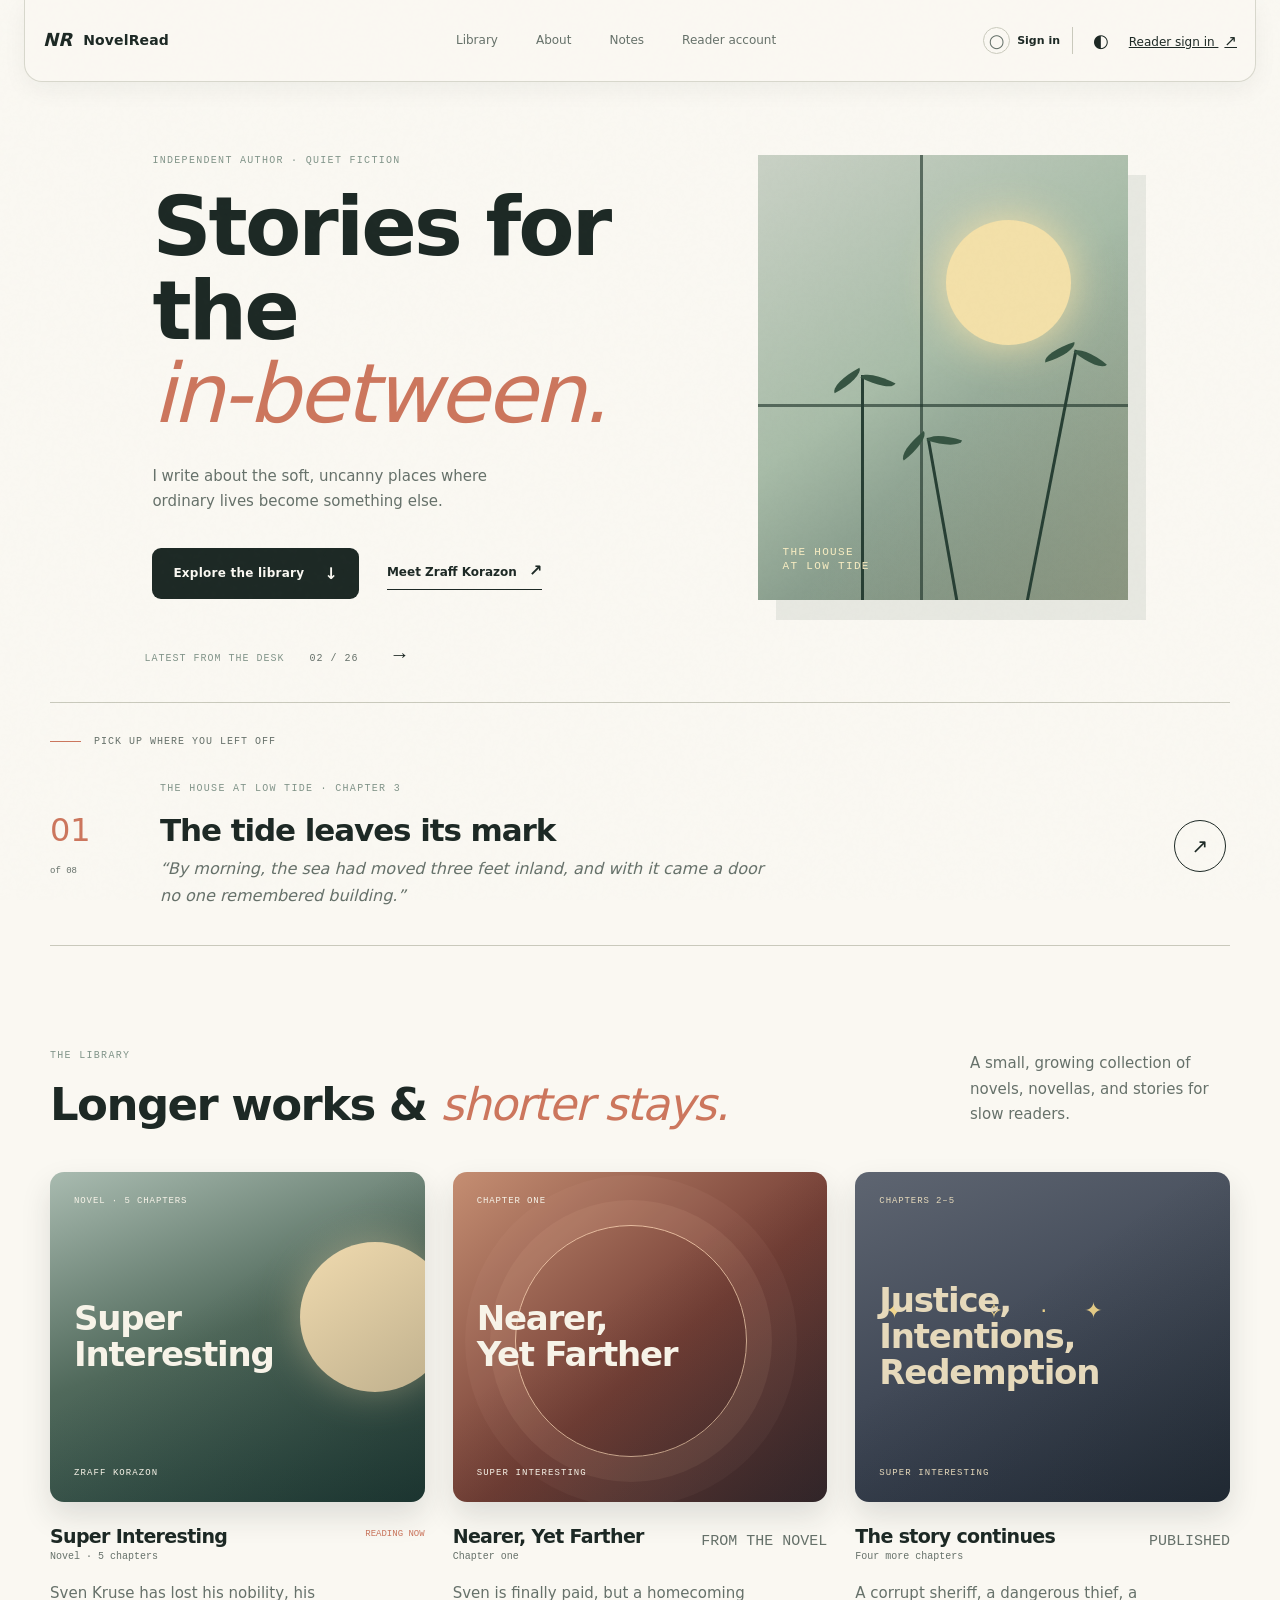
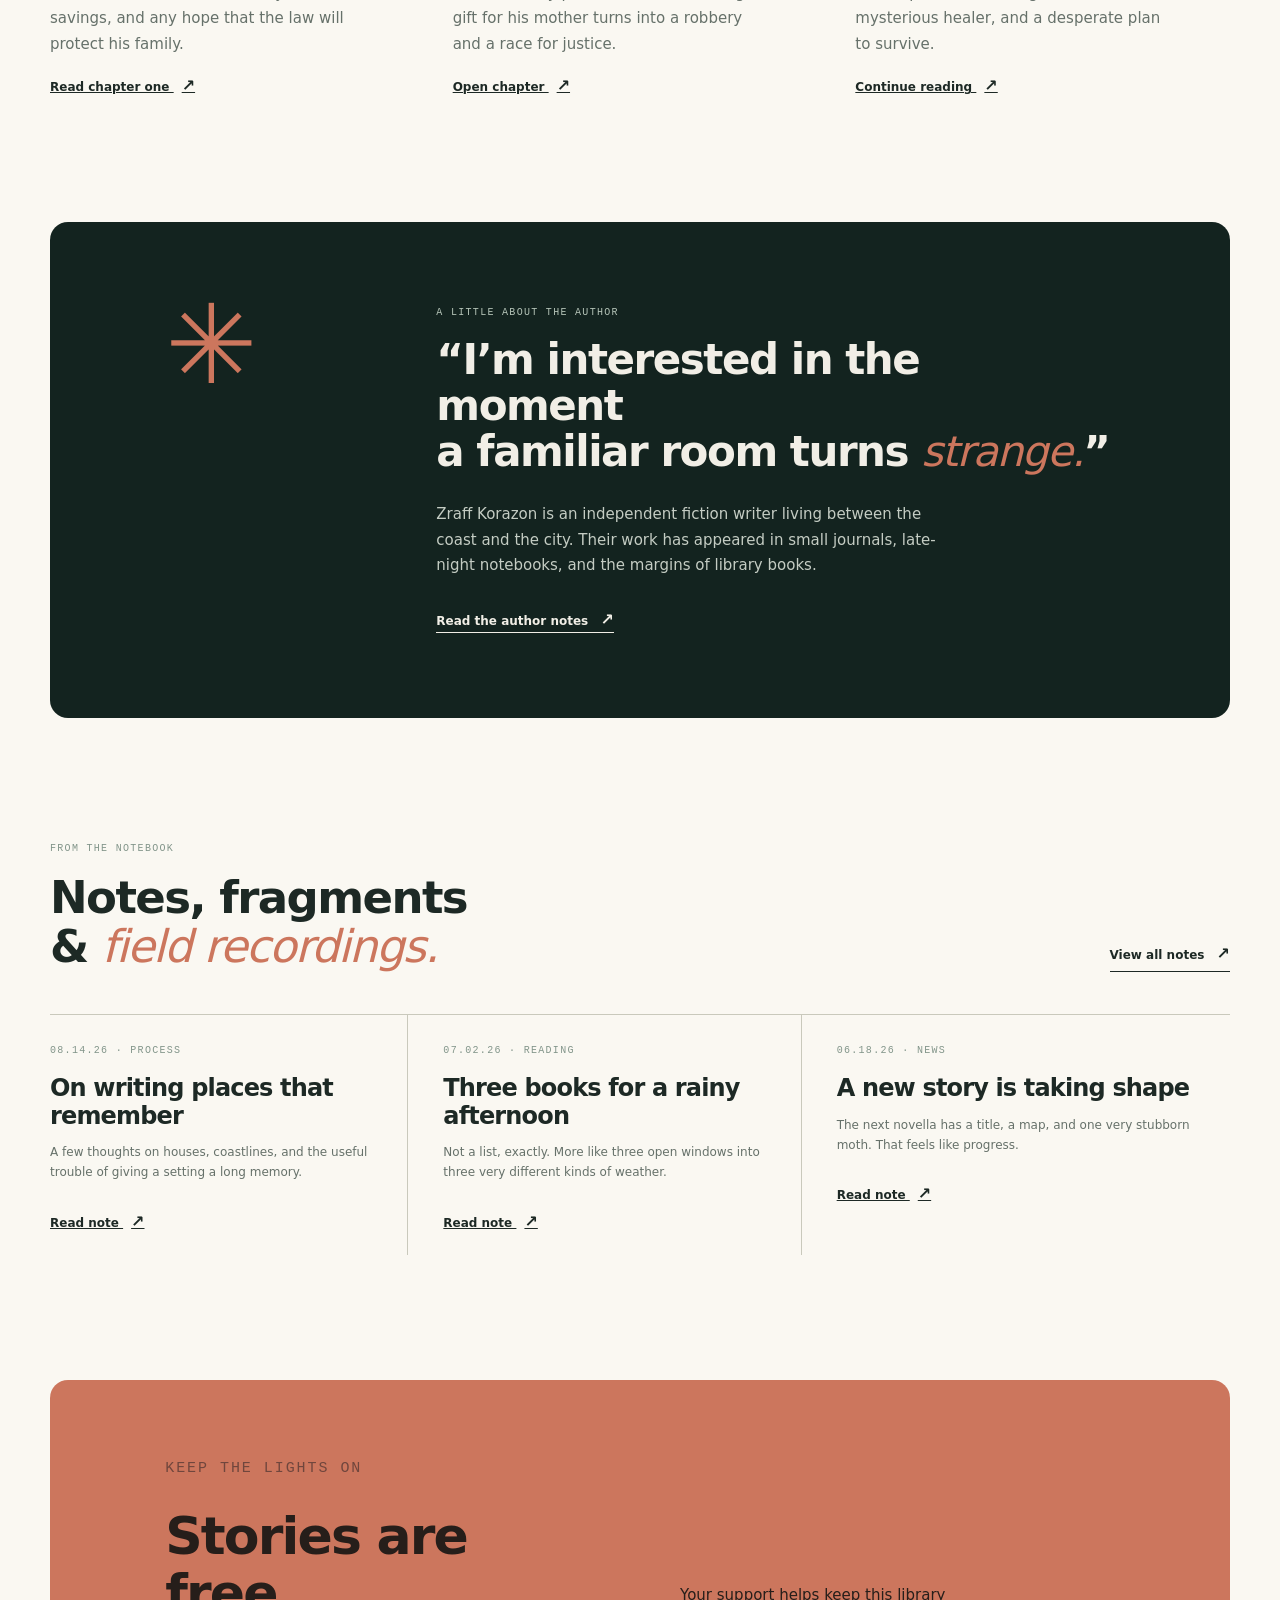
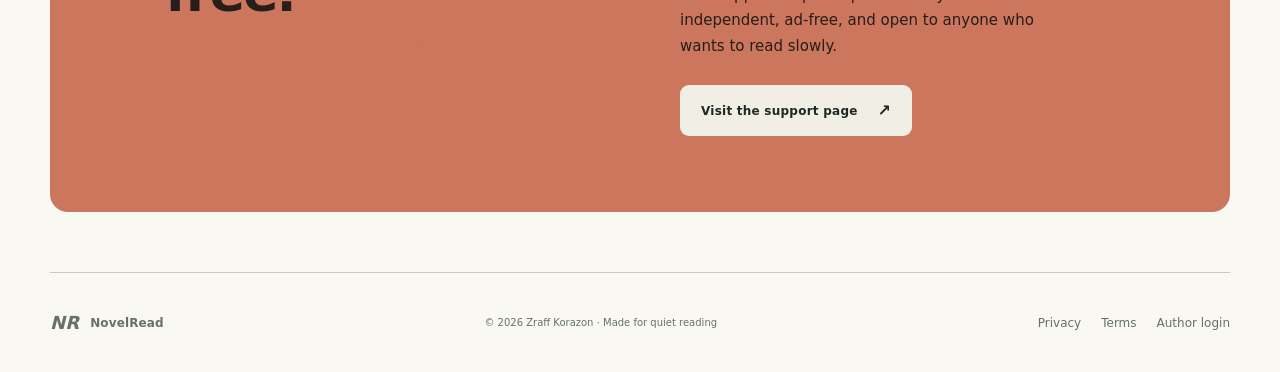
<file: index.html>
<!doctype html>
<html lang="en">
  <head>
    <meta charset="UTF-8" />
    <meta name="viewport" content="width=device-width, initial-scale=1.0" />
    <meta name="description" content="The fiction and stories of Zraff Korazon." />
    <title>NovelRead — Zraff Korazon</title>
    <link rel="preconnect" href="https://fonts.googleapis.com" />
    <link rel="preconnect" href="https://fonts.gstatic.com" crossorigin />
    <link href="https://fonts.googleapis.com/css2?family=DM+Mono:wght@400;500&family=Playfair+Display:ital,wght@0,500;0,600;1,500;1,600&family=Plus+Jakarta+Sans:wght@400;500;600;700&display=swap" rel="stylesheet" />
    <link rel="stylesheet" href="styles.css" />
  </head>
  <body>
    <div class="grain" aria-hidden="true"></div>
    <header class="site-header">
      <a class="wordmark" href="#top" aria-label="NovelRead home"><span>NR</span> NovelRead</a>
      <nav class="nav-links" aria-label="Primary navigation">
        <a href="browse.html">Library</a>
        <a href="#about">About</a>
        <a href="#notes">Notes</a>
        <a href="account.html">Reader account</a>
      </nav>
      <div class="header-actions">
        <button class="icon-button" id="themeToggle" aria-label="Toggle color theme" title="Toggle color theme">◐</button>
        <a class="text-button" href="account.html">Reader sign in <span>↗</span></a>
      </div>
    </header>

    <main id="top">
      <section class="hero section-wrap">
        <div class="hero-copy">
          <p class="eyebrow">Independent author · quiet fiction</p>
          <h1>Stories for the<br /><em>in-between.</em></h1>
          <p class="hero-intro">I write about the soft, uncanny places where ordinary lives become something else.</p>
          <div class="hero-actions">
            <a class="button button-dark" href="browse.html">Explore the library <span>↓</span></a>
            <a class="under-link" href="#about">Meet Mara <span>↗</span></a>
          </div>
        </div>
        <div class="hero-art" aria-label="Abstract cover art showing a moonlit window and wildflowers" role="img">
          <div class="moon"></div><div class="window-line one"></div><div class="window-line two"></div>
          <div class="plant plant-a"></div><div class="plant plant-b"></div><div class="plant plant-c"></div>
          <span class="art-caption">THE HOUSE<br />AT LOW TIDE</span>
        </div>
        <div class="hero-note">Latest from the desk <span>02 / 26</span><strong>→</strong></div>
      </section>

      <section class="continue section-wrap" aria-label="Continue reading">
        <div class="section-kicker"><span class="rule"></span><span>Pick up where you left off</span></div>
        <div class="continue-card">
          <div class="continue-index">01<br /><span>of 08</span></div>
          <div class="continue-main"><p class="mono-label">THE HOUSE AT LOW TIDE · CHAPTER 3</p><h2>The tide leaves its mark</h2><p>“By morning, the sea had moved three feet inland, and with it came a door no one remembered building.”</p></div>
          <a class="circle-arrow" href="read.html?book=super-interesting" aria-label="Continue reading">↗</a>
        </div>
      </section>

      <section class="library section-wrap" id="library">
        <div class="section-heading"><div><p class="eyebrow">The library</p><h2>Longer works &amp; <em>shorter stays.</em></h2></div><p class="heading-note">A small, growing collection of novels, novellas, and stories for slow readers.</p></div>
        <div class="book-grid">
          <article class="book-card featured-book"><div class="book-cover cover-tide"><span>Novel · 5 chapters</span><strong>Super<br />Interesting</strong><small>ZRAFF KORAZON</small></div><div class="book-meta"><div><h3>Super Interesting</h3><p>Novel · 5 chapters</p></div><span class="status">Reading now</span></div><p class="book-summary">Sven Kruse has lost his nobility, his savings, and any hope that the law will protect his family.</p><a class="read-link" href="read.html?book=super-interesting">Read chapter one <span>↗</span></a></article>
          <article class="book-card"><div class="book-cover cover-orchard"><span>Chapter one</span><strong>Nearer,<br />Yet Farther</strong><small>SUPER INTERESTING</small></div><div class="book-meta"><div><h3>Nearer, Yet Farther</h3><p>Chapter one</p></div><span class="status muted">From the novel</span></div><p class="book-summary">Sven is finally paid, but a homecoming gift for his mother turns into a robbery and a race for justice.</p><a class="read-link" href="read.html?book=super-interesting&chapter=1">Open chapter <span>↗</span></a></article>
          <article class="book-card"><div class="book-cover cover-moths"><span>Chapters 2–5</span><strong>Justice,<br />Intentions,<br />Redemption</strong><small>SUPER INTERESTING</small></div><div class="book-meta"><div><h3>The story continues</h3><p>Four more chapters</p></div><span class="status muted">Published</span></div><p class="book-summary">A corrupt sheriff, a dangerous thief, a mysterious healer, and a desperate plan to survive.</p><a class="read-link" href="read.html?book=super-interesting&chapter=2">Continue reading <span>↗</span></a></article>
        </div>
      </section>

      <section class="about section-wrap" id="about"><div class="about-mark">✳</div><div><p class="eyebrow">A little about the author</p><h2>“I’m interested in the moment<br />a familiar room turns <em>strange.</em>”</h2><p class="about-text">Zraff Korazon is an independent fiction writer living between the coast and the city. Their work has appeared in small journals, late-night notebooks, and the margins of library books.</p><a class="under-link" href="#notes">Read the author notes <span>↗</span></a></div></section>

      <section class="notes section-wrap" id="notes"><div class="section-heading"><div><p class="eyebrow">From the notebook</p><h2>Notes, fragments<br />&amp; <em>field recordings.</em></h2></div><a class="under-link" href="#notes">View all notes <span>↗</span></a></div><div class="note-grid"><article><p class="mono-label">08.14.26 · PROCESS</p><h3>On writing places that remember</h3><p>A few thoughts on houses, coastlines, and the useful trouble of giving a setting a long memory.</p><a href="#" class="read-link">Read note <span>↗</span></a></article><article><p class="mono-label">07.02.26 · READING</p><h3>Three books for a rainy afternoon</h3><p>Not a list, exactly. More like three open windows into three very different kinds of weather.</p><a href="#" class="read-link">Read note <span>↗</span></a></article><article><p class="mono-label">06.18.26 · NEWS</p><h3>A new story is taking shape</h3><p>The next novella has a title, a map, and one very stubborn moth. That feels like progress.</p><a href="#" class="read-link">Read note <span>↗</span></a></article></div></section>

      <section class="support section-wrap" id="support"><div><p class="eyebrow">Keep the lights on</p><h2>Stories are free.<br /><em>Making them isn’t.</em></h2></div><div><p>Your support helps keep this library independent, ad-free, and open to anyone who wants to read slowly.</p><a class="button button-light" href="#" id="supportButton">Visit the support page <span>↗</span></a></div></section>
    </main>

    <footer class="site-footer section-wrap"><a class="wordmark" href="#top"><span>NR</span> NovelRead</a><p>© 2026 Zraff Korazon · Made for quiet reading</p><div><a href="privacy.html">Privacy</a><a href="terms.html">Terms</a><a href="author.html">Author login</a></div></footer>

    <dialog id="readerDialog" class="reader-dialog"><div class="reader-top"><button class="close-dialog" id="closeReader" aria-label="Close reader">×</button><span class="mono-label">THE HOUSE AT LOW TIDE · CHAPTER 1</span><div class="reader-tools"><button id="fontDown" aria-label="Decrease text size">A−</button><button id="fontUp" aria-label="Increase text size">A+</button><button id="readerTheme" aria-label="Toggle reader theme">◐</button></div></div><div class="reader-content"><p class="eyebrow">Chapter one</p><h2>Salt in the walls</h2><p class="dropcap">The first thing I noticed when I came home was the salt.</p><p>It had gathered in the corners of the windows, in the seams of the kitchen tiles, along the brass handle of the front door. It made a pale map of the house, a record of all the years I had spent away.</p><p>Outside, the tide was low enough to show the black ribs of the reef. I stood at the window and tried to remember whether the garden had always leaned toward the water.</p><div class="reader-next"><span>1 / 8</span><button class="button button-dark" id="nextChapter">Next chapter <span>→</span></button></div></div></dialog>
    <dialog id="loginDialog" class="small-dialog"><button class="close-dialog" id="closeLogin" aria-label="Close sign in">×</button><p class="eyebrow">Reader access</p><h2>Keep your place.</h2><p>Sign in with a pseudonym to save progress and leave chapter comments. No public profile, no noise.</p><button class="button button-dark full-button">Continue with Google <span>↗</span></button><button class="button button-outline full-button">Claim a pseudonym</button><p class="fine-print">You can always read anonymously.</p></dialog>
    <div class="toast" id="toast" role="status">This is a preview of the reader experience.</div>
    <script src="data.js"></script>
    <script src="site.js"></script>
    <script src="app.js"></script>
  </body>
</html>
</file>
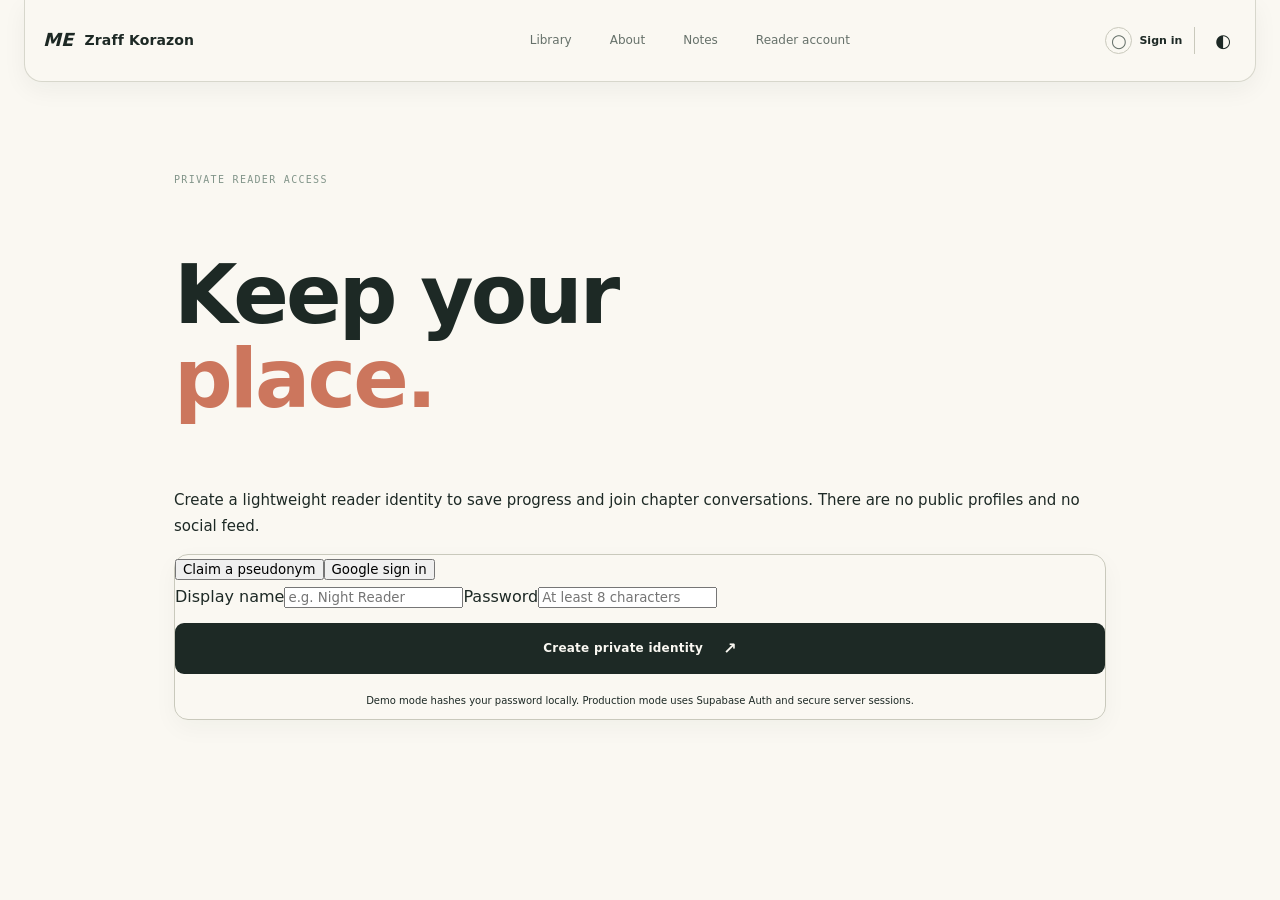
<file: account.html>
<!doctype html><html lang="en"><head><meta charset="UTF-8"><meta name="viewport" content="width=device-width,initial-scale=1"><title>Reader account — Mara Ellery</title><link rel="stylesheet" href="styles.css"><link rel="stylesheet" href="pages.css"></head><body><header class="site-header"><a class="wordmark" href="index.html"><span>ME</span> Mara Ellery</a><nav class="nav-links"><a href="browse.html">Library</a><a href="index.html#about">About</a><a href="index.html#notes">Notes</a><a href="account.html">Reader account</a></nav><div class="header-actions"><button class="icon-button" data-theme>◐</button></div></header><main class="account-wrap"><section id="loggedOut"><p class="eyebrow">Private reader access</p><h1>Keep your<br><em>place.</em></h1><p class="account-lede">Create a lightweight reader identity to save progress and join chapter conversations. There are no public profiles and no social feed.</p><div class="account-card"><div class="auth-tabs"><button class="selected" data-tab="pseudonym">Claim a pseudonym</button><button data-tab="google">Google sign in</button></div><form id="pseudonymForm"><label>Display name<input id="name" required maxlength="32" placeholder="e.g. Night Reader"></label><label>Password<input id="password" required minlength="8" type="password" placeholder="At least 8 characters"></label><button class="button button-dark full-button" type="submit">Create private identity <span>↗</span></button><p class="fine-print">Demo mode hashes your password locally. Production mode uses Supabase Auth and secure server sessions.</p></form><div id="googlePanel" hidden><p>When configured, this starts the standard Supabase Google OAuth flow and returns to this page.</p><button class="button button-dark full-button" id="googleButton">Continue with Google <span>↗</span></button><p class="fine-print">You choose the display name shown on comments.</p></div></div></section><section id="loggedIn" hidden><p class="eyebrow">Reader account</p><h1>Welcome, <em data-identity-name></em>.</h1><p class="account-lede">Your reading progress is stored on this device in demo mode. With Supabase connected, it will follow you across devices.</p><div class="account-card"><h2>Your progress</h2><div id="progressList"></div><button class="button button-outline" data-signout>Sign out</button></div></section></main><script src="data.js"></script><script src="site.js"></script><script type="module">
const state=NovelRead.readState(),out=document.querySelector('#loggedOut'),inn=document.querySelector('#loggedIn'); if(state.identity){out.hidden=true;inn.hidden=false;document.querySelector('[data-identity-name]').textContent=state.identity.name;document.querySelector('#progressList').innerHTML=NOVELREAD.books.map(b=>`<div class="progress-row"><span>${b.title}</span><strong>Chapter ${NovelRead.getProgress(b.id)} / ${b.chapters}</strong><a href="read.html?book=${b.id}">Read ↗</a></div>`).join('');} document.querySelectorAll('[data-tab]').forEach(tab=>tab.onclick=()=>{document.querySelectorAll('[data-tab]').forEach(t=>t.classList.remove('selected'));tab.classList.add('selected');document.querySelector('#pseudonymForm').hidden=tab.dataset.tab!=='pseudonym';document.querySelector('#googlePanel').hidden=tab.dataset.tab!=='google';}); document.querySelector('#pseudonymForm').onsubmit=async e=>{e.preventDefault();const name=document.querySelector('#name').value.trim(),password=document.querySelector('#password').value;NovelRead.setIdentity({name,passwordHash:await NovelRead.hash(password),provider:'pseudonym'});location.reload();}; document.querySelector('#googleButton').onclick=async()=>{try{const config=await import('./supabase-config.js');const {createClient}=await import('https://esm.sh/@supabase/supabase-js@2');const supabase=createClient(config.default?.url||window.SUPABASE_CONFIG.url,config.default?.anonKey||window.SUPABASE_CONFIG.anonKey);await supabase.auth.signInWithOAuth({provider:'google',options:{redirectTo:location.href}});}catch(error){NovelRead.toast('Add supabase-config.js and enable Google in Supabase Auth first.');}};
</script></body></html>
</file>
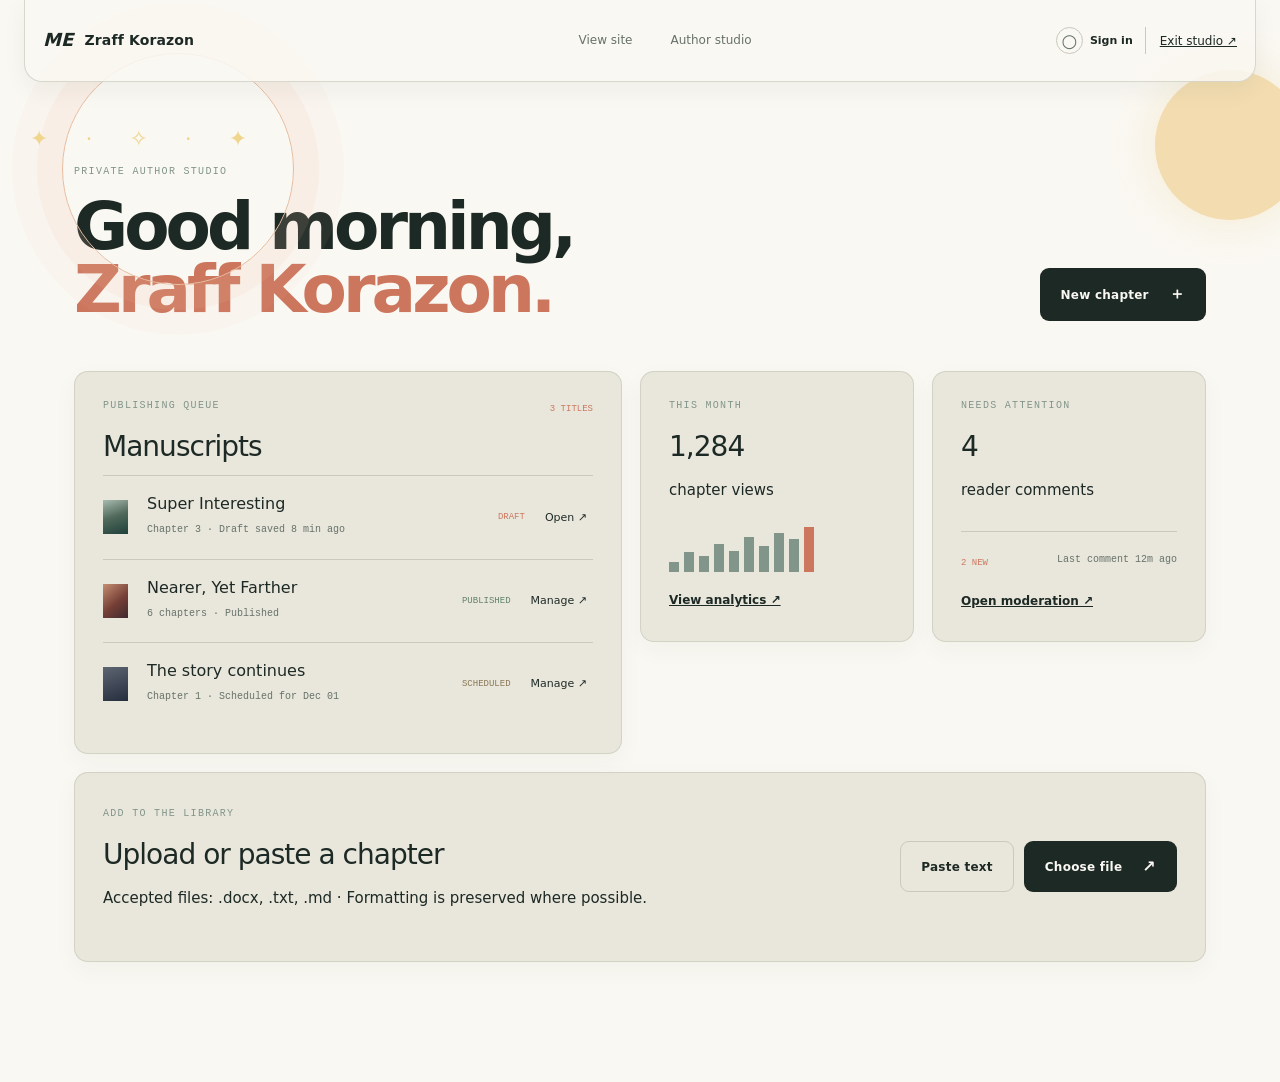
<file: admin.html>
<!doctype html><html lang="en"><head><meta charset="UTF-8"><meta name="viewport" content="width=device-width,initial-scale=1"><title>Author studio — Mara Ellery</title><link rel="stylesheet" href="styles.css"><link rel="stylesheet" href="pages.css"></head><body><header class="site-header"><a class="wordmark" href="index.html"><span>ME</span> Mara Ellery</a><nav class="nav-links"><a href="browse.html">View site</a><a class="active" href="admin.html">Author studio</a></nav><div class="header-actions"><a class="text-button" href="index.html">Exit studio ↗</a></div></header><main class="studio-wrap"><div class="studio-head"><div><p class="eyebrow">Private author studio</p><h1>Good morning,<br><em>Mara.</em></h1></div><button class="button button-dark" id="newChapter">New chapter <span>＋</span></button></div><div class="studio-grid"><section class="studio-card wide"><div class="card-heading"><div><p class="mono-label">Publishing queue</p><h2>Manuscripts</h2></div><span class="status">3 titles</span></div><div class="manuscript-row"><span class="book-dot cover-tide"></span><div><strong>The House at Low Tide</strong><small>Chapter 3 · Draft saved 8 min ago</small></div><span class="draft-pill">Draft</span><button>Open ↗</button></div><div class="manuscript-row"><span class="book-dot cover-orchard"></span><div><strong>Small Weather</strong><small>6 chapters · Published</small></div><span class="published-pill">Published</span><button>Manage ↗</button></div><div class="manuscript-row"><span class="book-dot cover-moths"></span><div><strong>What the Moths Know</strong><small>Chapter 1 · Scheduled for Dec 01</small></div><span class="scheduled-pill">Scheduled</span><button>Manage ↗</button></div></section><section class="studio-card"><p class="mono-label">This month</p><h2>1,284</h2><p class="muted">chapter views</p><div class="sparkline"><i></i><i></i><i></i><i></i><i></i><i></i><i></i><i></i><i></i><i></i></div><a class="read-link" href="#">View analytics ↗</a></section><section class="studio-card"><p class="mono-label">Needs attention</p><h2>4</h2><p class="muted">reader comments</p><div class="moderation-line"><span class="status">2 new</span><span>Last comment 12m ago</span></div><a class="read-link" href="#">Open moderation ↗</a></section></div><section class="studio-card upload-card"><div><p class="mono-label">Add to the library</p><h2>Upload or paste a chapter</h2><p class="muted">Accepted files: .docx, .txt, .md · Formatting is preserved where possible.</p></div><div class="upload-actions"><button class="button button-outline" id="pasteChapter">Paste text</button><button class="button button-dark" id="uploadChapter">Choose file <span>↗</span></button></div></section></main><div class="toast" id="toast"></div><script src="site.js"></script><script>document.querySelectorAll('#newChapter,#pasteChapter,#uploadChapter').forEach(b=>b.onclick=()=>NovelRead.toast('Author actions are ready to connect to Supabase Storage and Postgres.'));</script></body></html>
</file>
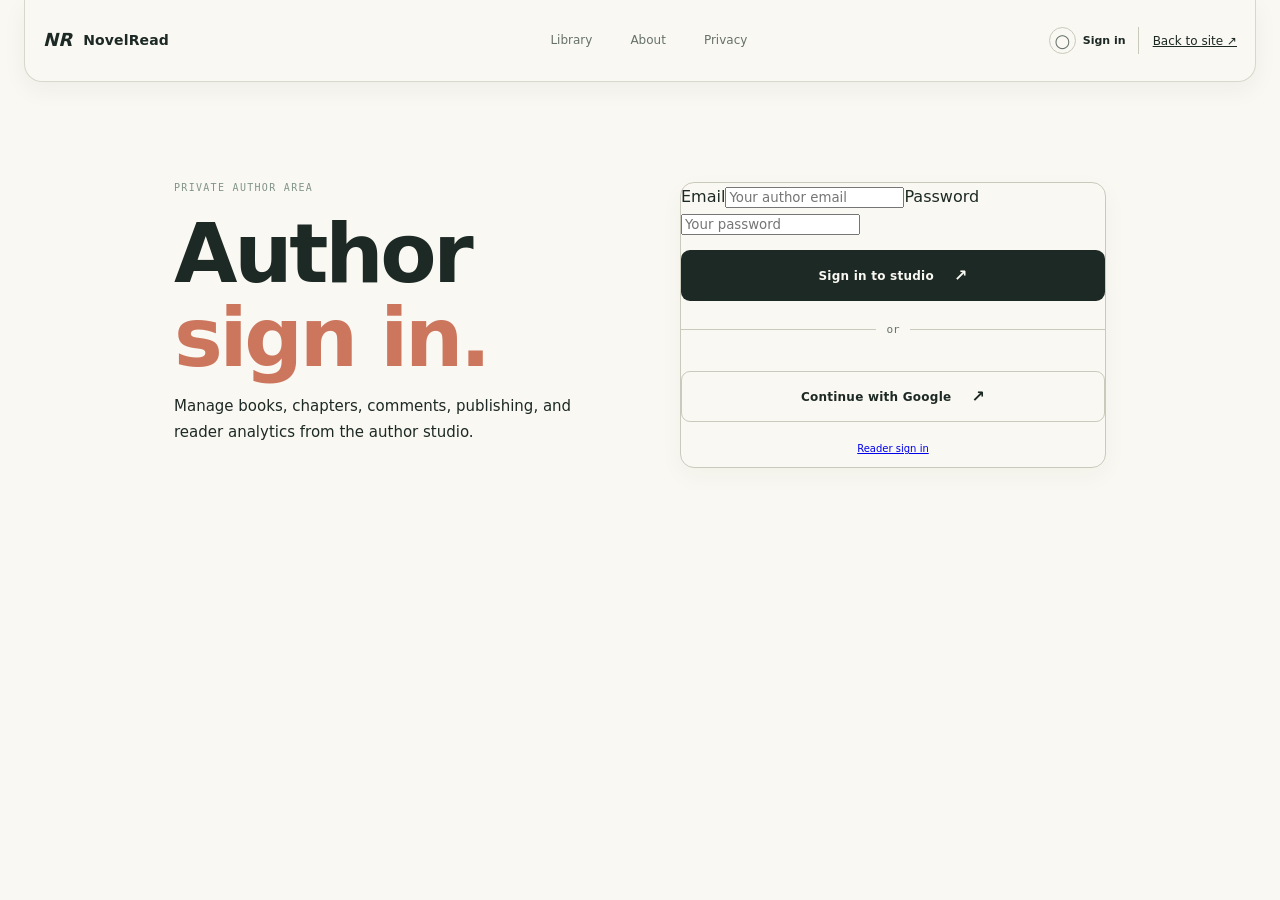
<file: author.html>
<!doctype html><html lang="en"><head><meta charset="UTF-8"><meta name="viewport" content="width=device-width,initial-scale=1"><title>Author sign in — NovelRead</title><link rel="stylesheet" href="styles.css"><link rel="stylesheet" href="pages.css"></head><body><header class="site-header"><a class="wordmark" href="index.html"><span>NR</span> NovelRead</a><nav class="nav-links"><a href="browse.html">Library</a><a href="index.html#about">About</a><a href="privacy.html">Privacy</a></nav><div class="header-actions"><a class="text-button" href="index.html">Back to site ↗</a></div></header><main class="auth-wrap"><section><p class="eyebrow">Private author area</p><h1>Author<br><em>sign in.</em></h1><p class="account-lede">Manage books, chapters, comments, publishing, and reader analytics from the author studio.</p></section><section class="account-card auth-card"><form id="authorLogin"><label>Email<input id="authorEmail" type="email" autocomplete="username" required placeholder="Your author email"></label><label>Password<input id="authorPassword" type="password" autocomplete="current-password" required placeholder="Your password"></label><button class="button button-dark full-button" type="submit">Sign in to studio <span>↗</span></button></form><div class="auth-divider"><span>or</span></div><button class="button button-outline full-button" id="authorGoogle">Continue with Google <span>↗</span></button><p id="authorMessage" class="fine-print"></p><p class="fine-print"><a href="account.html">Reader sign in</a></p></section></main><div class="toast" id="toast"></div><script src="data.js"></script><script src="site.js"></script><script type="module">
const message=document.querySelector('#authorMessage'); const client=NovelRead.supabase||await new Promise(resolve=>window.addEventListener('novelread:connected',event=>resolve(event.detail),{once:true})); const fail=(text)=>{message.textContent=text;message.classList.add('error-text');}; if(!client){fail('Supabase is not connected. Check supabase-config.js.');} else { const session=(await client.auth.getSession()).data.session; if(session){const profile=(await client.from('reader_profiles').select('is_author').eq('id',session.user.id).maybeSingle()).data;if(profile?.is_author) location.href='admin.html';} document.querySelector('#authorLogin').onsubmit=async event=>{event.preventDefault();const result=await client.auth.signInWithPassword({email:document.querySelector('#authorEmail').value.trim(),password:document.querySelector('#authorPassword').value});if(result.error){fail(result.error.message);return;}const profile=(await client.from('reader_profiles').select('is_author').eq('id',result.data.user.id).maybeSingle()).data;if(!profile?.is_author){await client.auth.signOut();fail('This account is not marked as the author.');return;}location.href='admin.html';}; document.querySelector('#authorGoogle').onclick=async()=>{const result=await client.auth.signInWithOAuth({provider:'google',options:{redirectTo:`${location.origin}/author.html`}});if(result.error)fail(result.error.message);};}
</script></body></html>
</file>
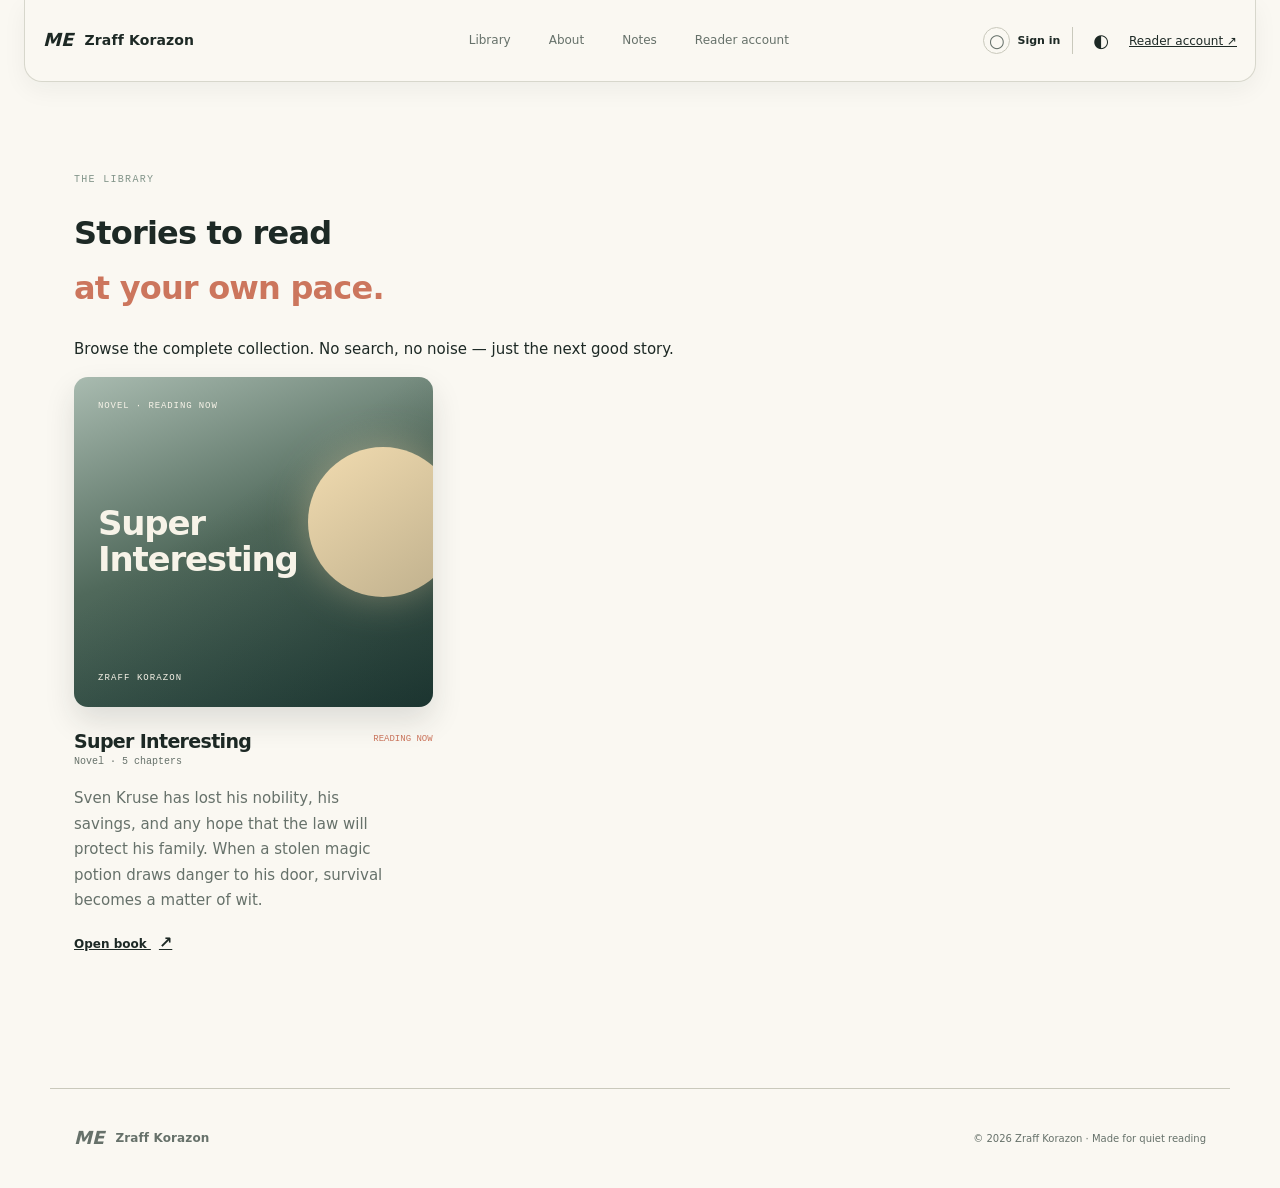
<file: browse.html>
<!doctype html><html lang="en"><head><meta charset="UTF-8"><meta name="viewport" content="width=device-width,initial-scale=1"><title>Library — Mara Ellery</title><link rel="stylesheet" href="styles.css"><link rel="stylesheet" href="pages.css"></head><body><header class="site-header"><a class="wordmark" href="index.html"><span>ME</span> Mara Ellery</a><nav class="nav-links"><a class="active" href="browse.html">Library</a><a href="index.html#about">About</a><a href="index.html#notes">Notes</a><a href="account.html">Reader account</a></nav><div class="header-actions"><button class="icon-button" data-theme>◐</button><a class="text-button" href="account.html">Reader account ↗</a></div></header><main class="page-wrap"><div class="page-intro"><p class="eyebrow">The library</p><h1>Stories to read<br><em>at your own pace.</em></h1><p>Browse the complete collection. No search, no noise — just the next good story.</p></div><div id="bookList" class="book-grid"></div></main><footer class="site-footer section-wrap"><a class="wordmark" href="index.html"><span>ME</span> Mara Ellery</a><p>© 2026 Mara Ellery · Made for quiet reading</p></footer><script src="data.js"></script><script src="site.js"></script><script>const list=document.querySelector('#bookList'); list.innerHTML=NOVELREAD.books.map(book=>`<article class="book-card"><div class="book-cover ${book.cover}"><span>${book.type} · ${book.status}</span><strong>${book.title.replace(' ', '<br>')}</strong><small>MARA ELLERY</small></div><div class="book-meta"><div><h3>${book.title}</h3><p>${book.type} · ${book.chapters} chapters</p></div><span class="status">${book.status}</span></div><p class="book-summary">${book.synopsis}</p><a class="read-link" href="read.html?book=${book.id}">Open book <span>↗</span></a></article>`).join('');</script></body></html>
</file>
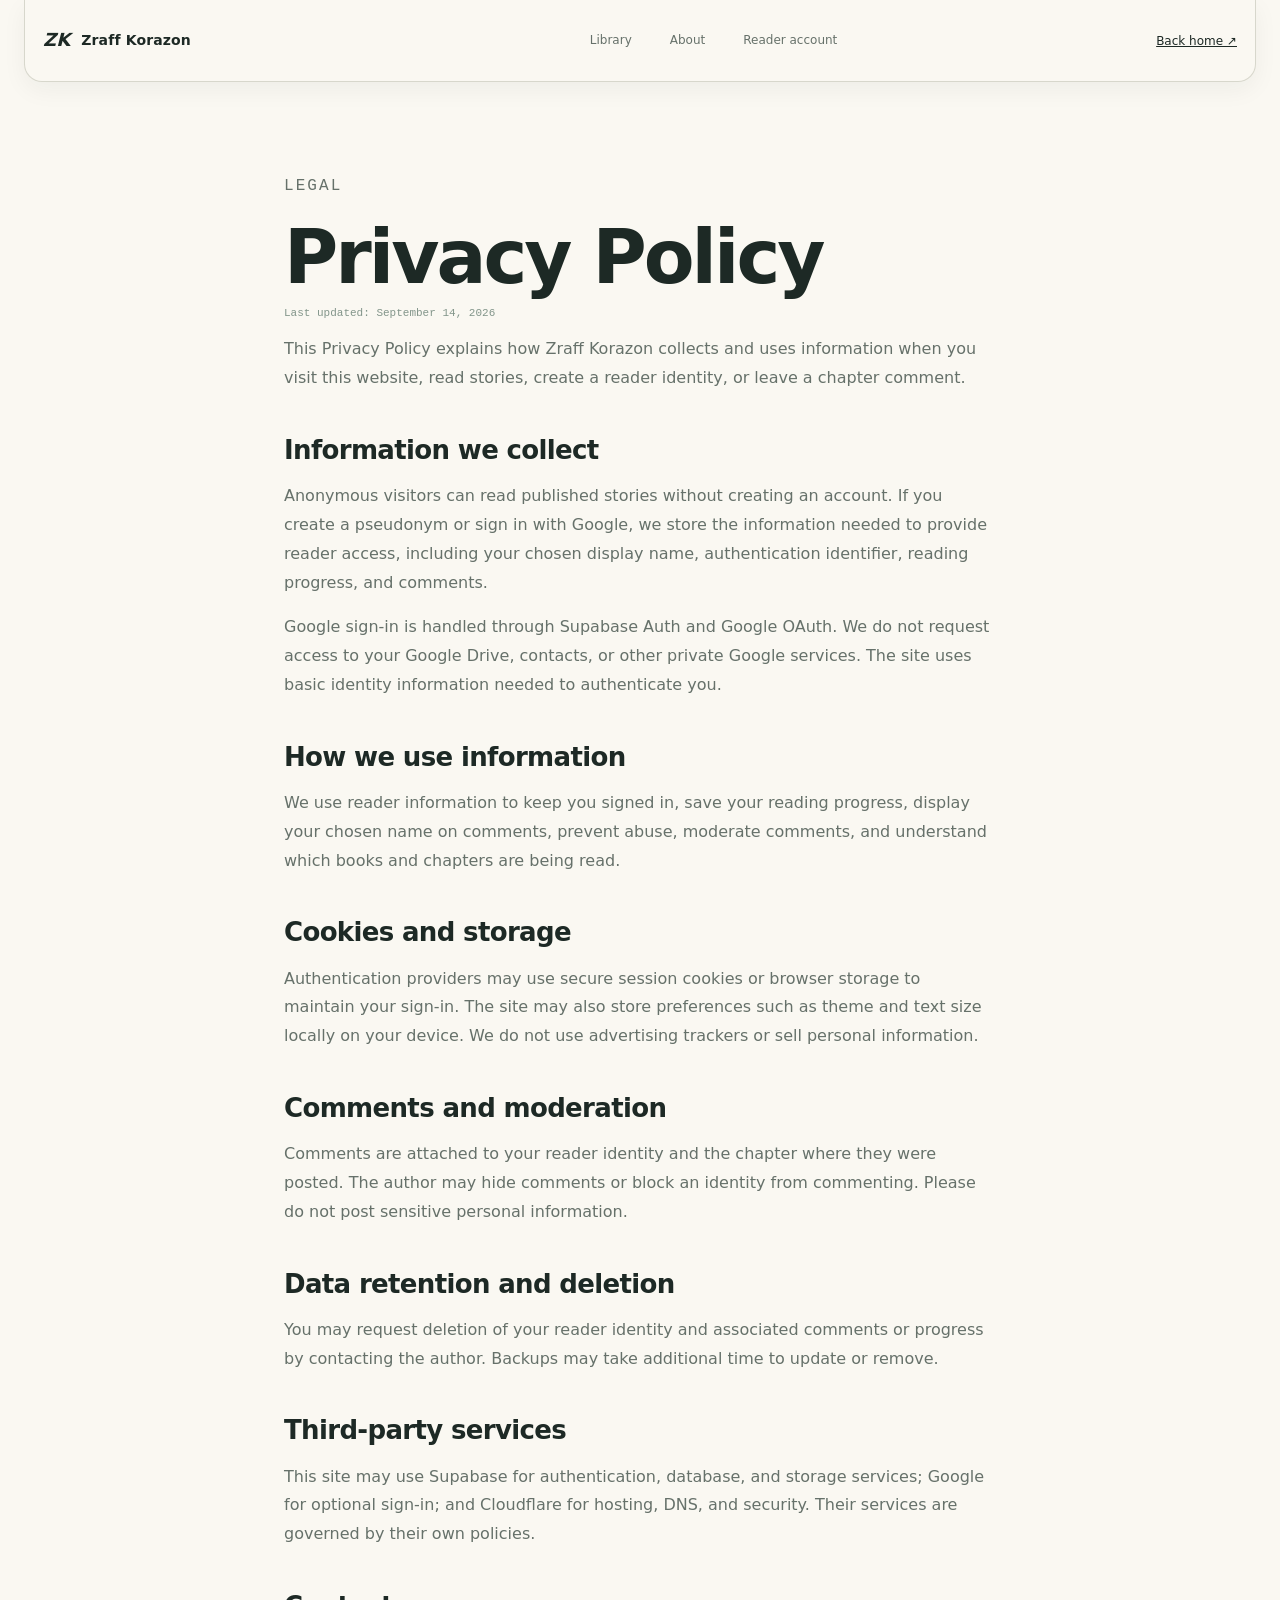
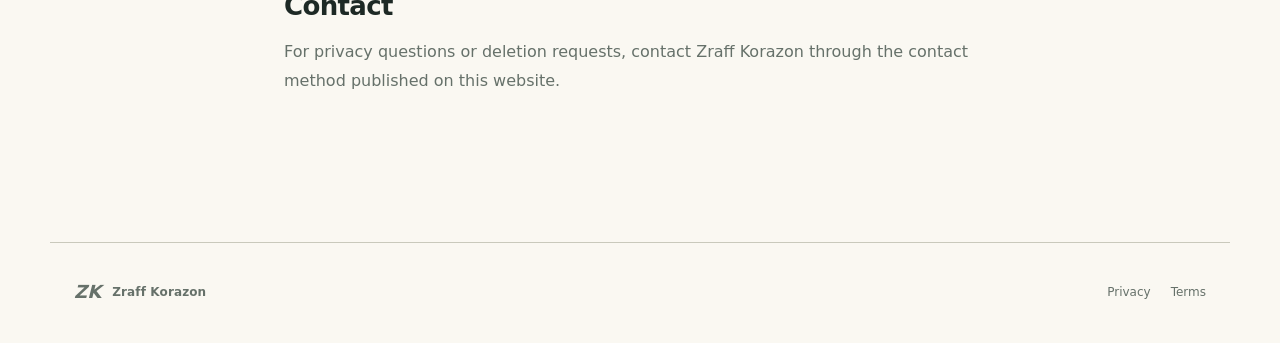
<file: privacy.html>
<!doctype html>
<html lang="en">
<head><meta charset="UTF-8"><meta name="viewport" content="width=device-width,initial-scale=1"><title>Privacy Policy — Zraff Korazon</title><link rel="stylesheet" href="styles.css"><link rel="stylesheet" href="pages.css"></head>
<body><header class="site-header"><a class="wordmark" href="index.html"><span>ZK</span> Zraff Korazon</a><nav class="nav-links"><a href="browse.html">Library</a><a href="index.html#about">About</a><a href="account.html">Reader account</a></nav><div class="header-actions"><a class="text-button" href="index.html">Back home ↗</a></div></header><main class="legal-wrap"><p class="eyebrow">Legal</p><h1>Privacy Policy</h1><p class="legal-updated">Last updated: September 14, 2026</p><p>This Privacy Policy explains how Zraff Korazon collects and uses information when you visit this website, read stories, create a reader identity, or leave a chapter comment.</p><h2>Information we collect</h2><p>Anonymous visitors can read published stories without creating an account. If you create a pseudonym or sign in with Google, we store the information needed to provide reader access, including your chosen display name, authentication identifier, reading progress, and comments.</p><p>Google sign-in is handled through Supabase Auth and Google OAuth. We do not request access to your Google Drive, contacts, or other private Google services. The site uses basic identity information needed to authenticate you.</p><h2>How we use information</h2><p>We use reader information to keep you signed in, save your reading progress, display your chosen name on comments, prevent abuse, moderate comments, and understand which books and chapters are being read.</p><h2>Cookies and storage</h2><p>Authentication providers may use secure session cookies or browser storage to maintain your sign-in. The site may also store preferences such as theme and text size locally on your device. We do not use advertising trackers or sell personal information.</p><h2>Comments and moderation</h2><p>Comments are attached to your reader identity and the chapter where they were posted. The author may hide comments or block an identity from commenting. Please do not post sensitive personal information.</p><h2>Data retention and deletion</h2><p>You may request deletion of your reader identity and associated comments or progress by contacting the author. Backups may take additional time to update or remove.</p><h2>Third-party services</h2><p>This site may use Supabase for authentication, database, and storage services; Google for optional sign-in; and Cloudflare for hosting, DNS, and security. Their services are governed by their own policies.</p><h2>Contact</h2><p>For privacy questions or deletion requests, contact Zraff Korazon through the contact method published on this website.</p></main><footer class="site-footer section-wrap"><a class="wordmark" href="index.html"><span>ZK</span> Zraff Korazon</a><div><a href="privacy.html">Privacy</a><a href="terms.html">Terms</a></div></footer></body></html>
</file>
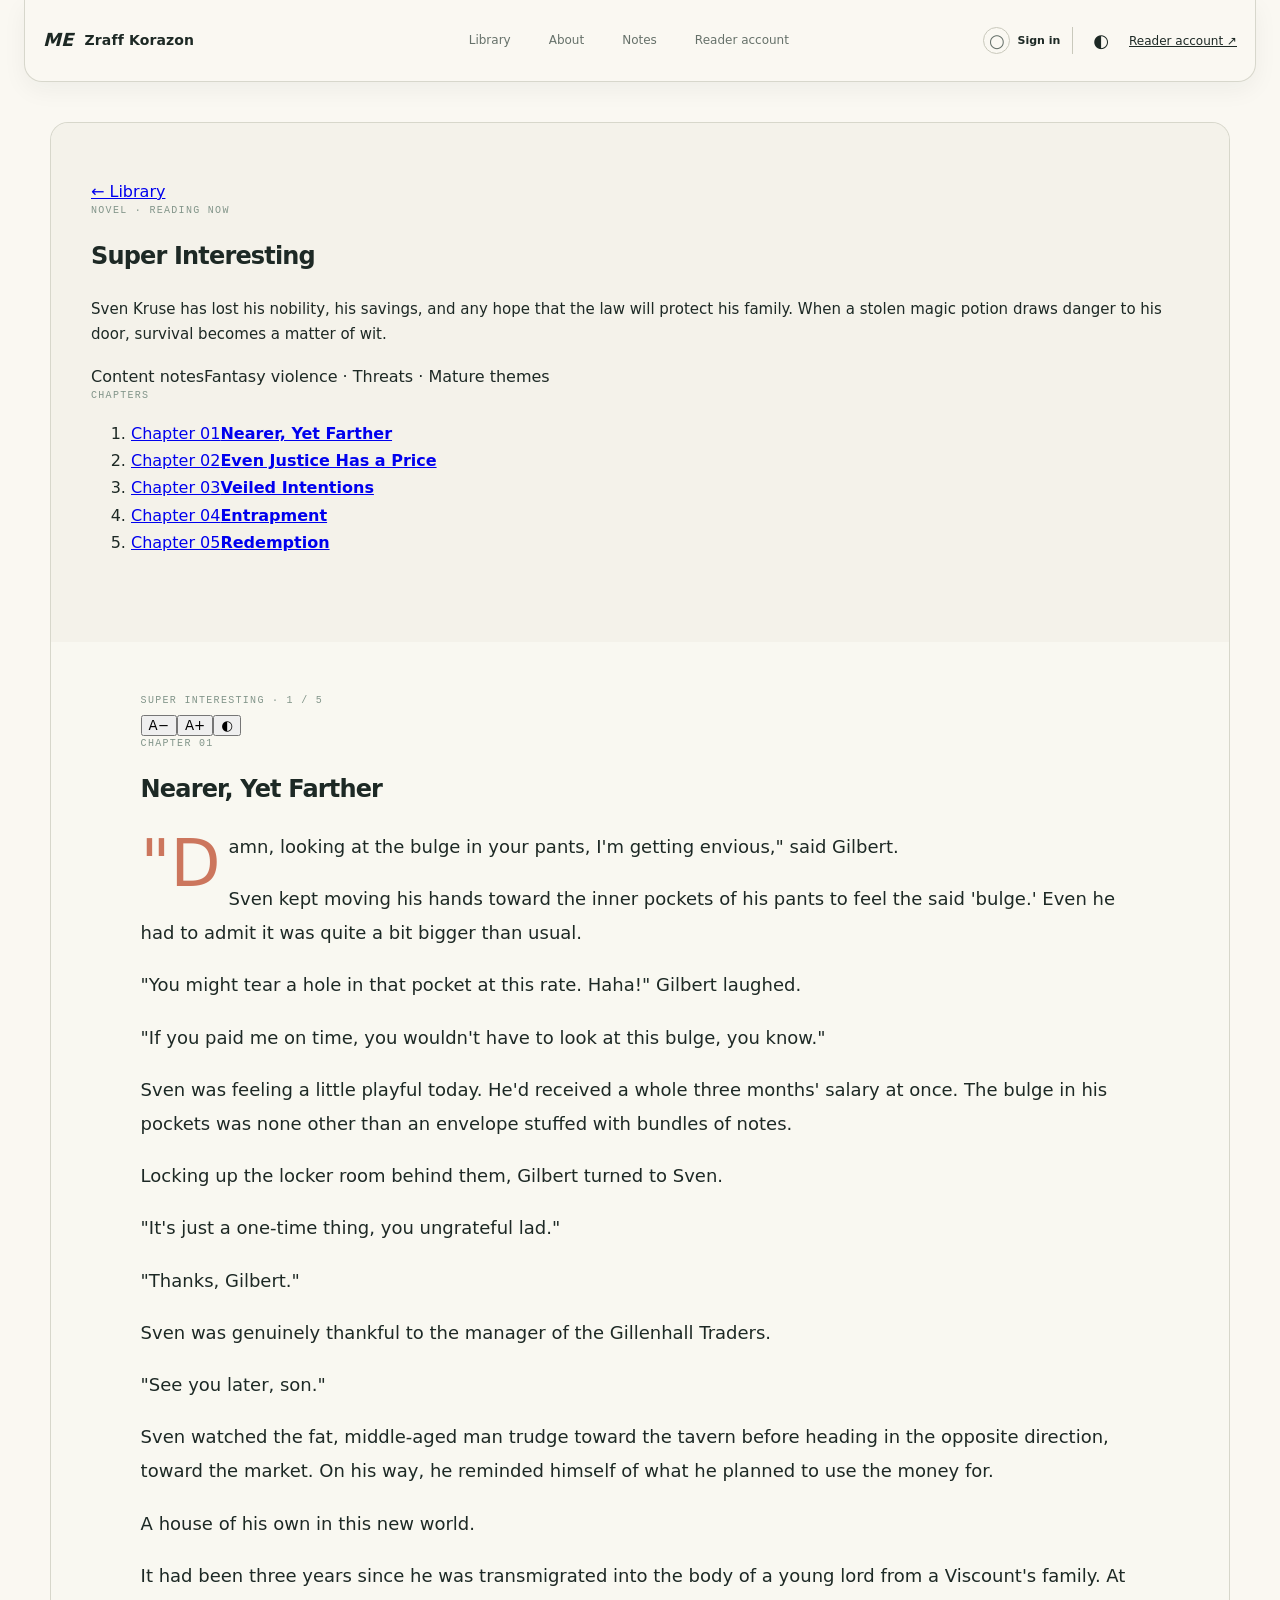
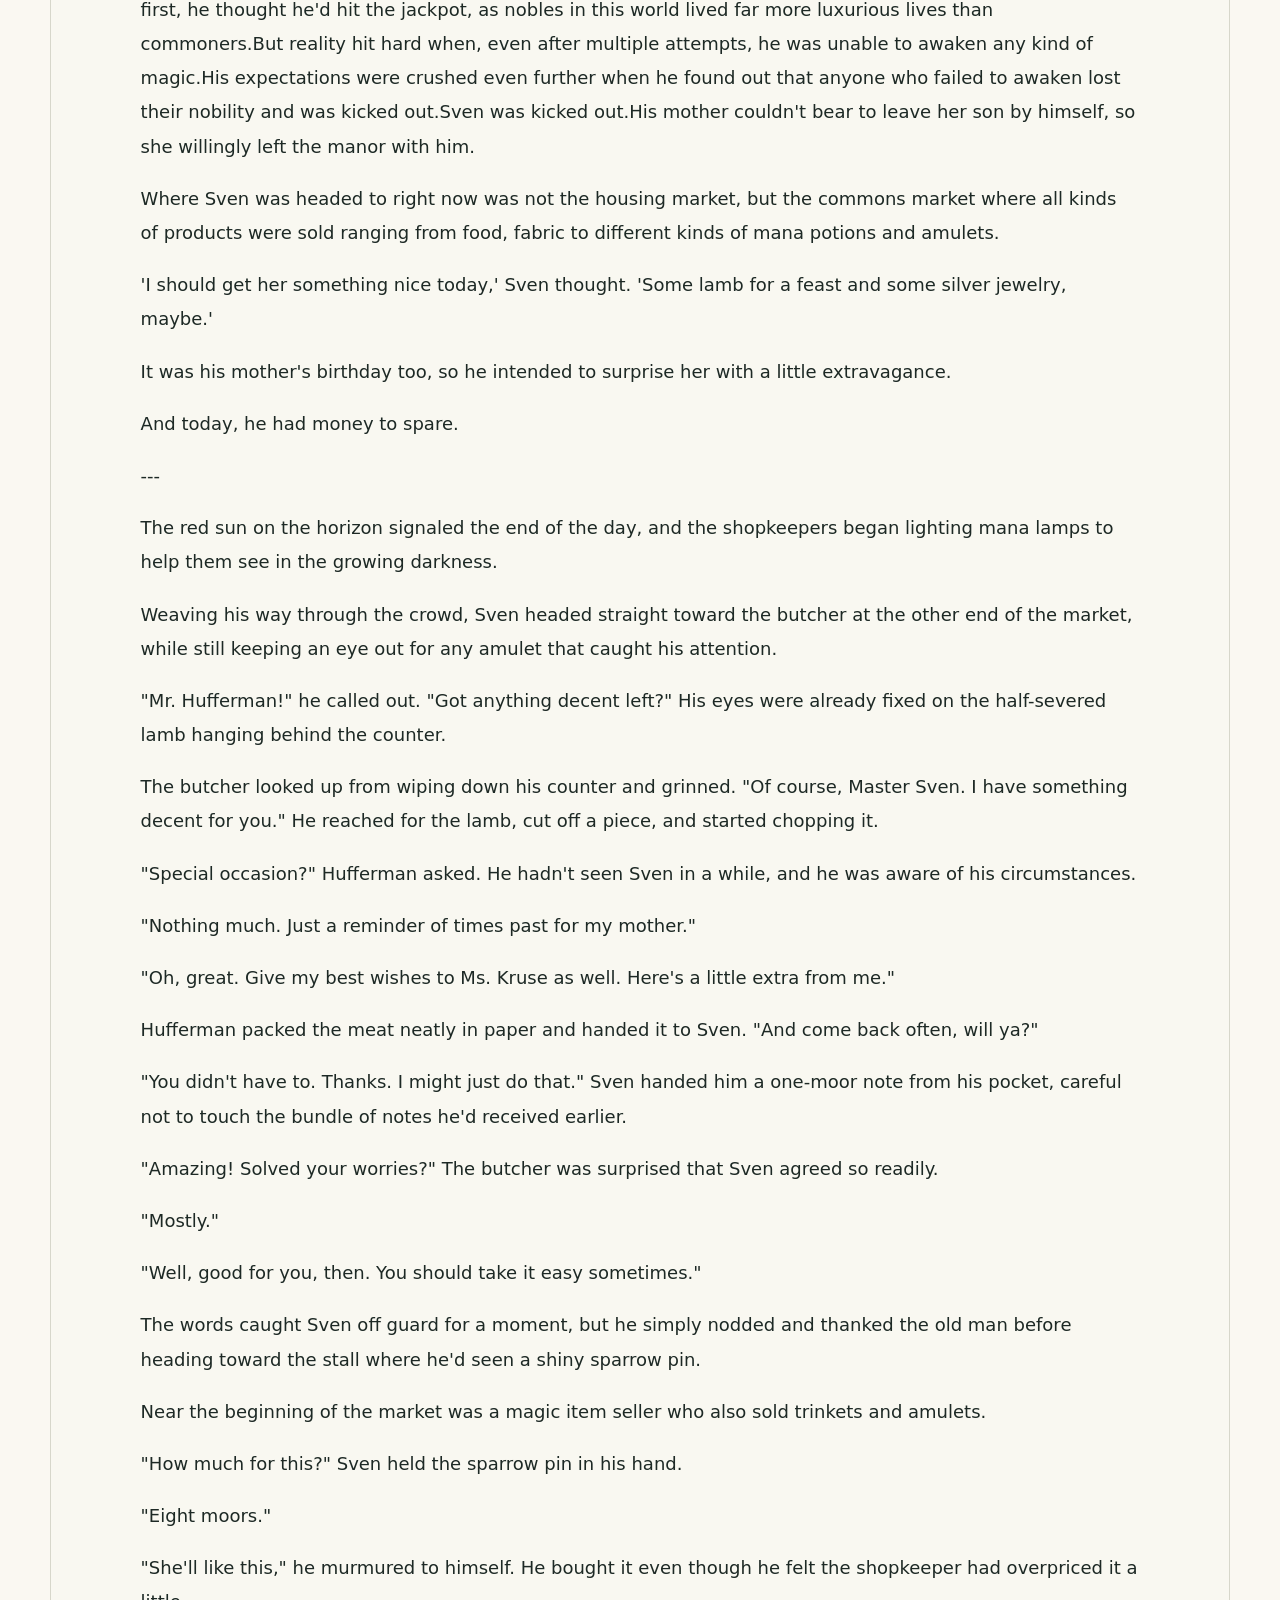
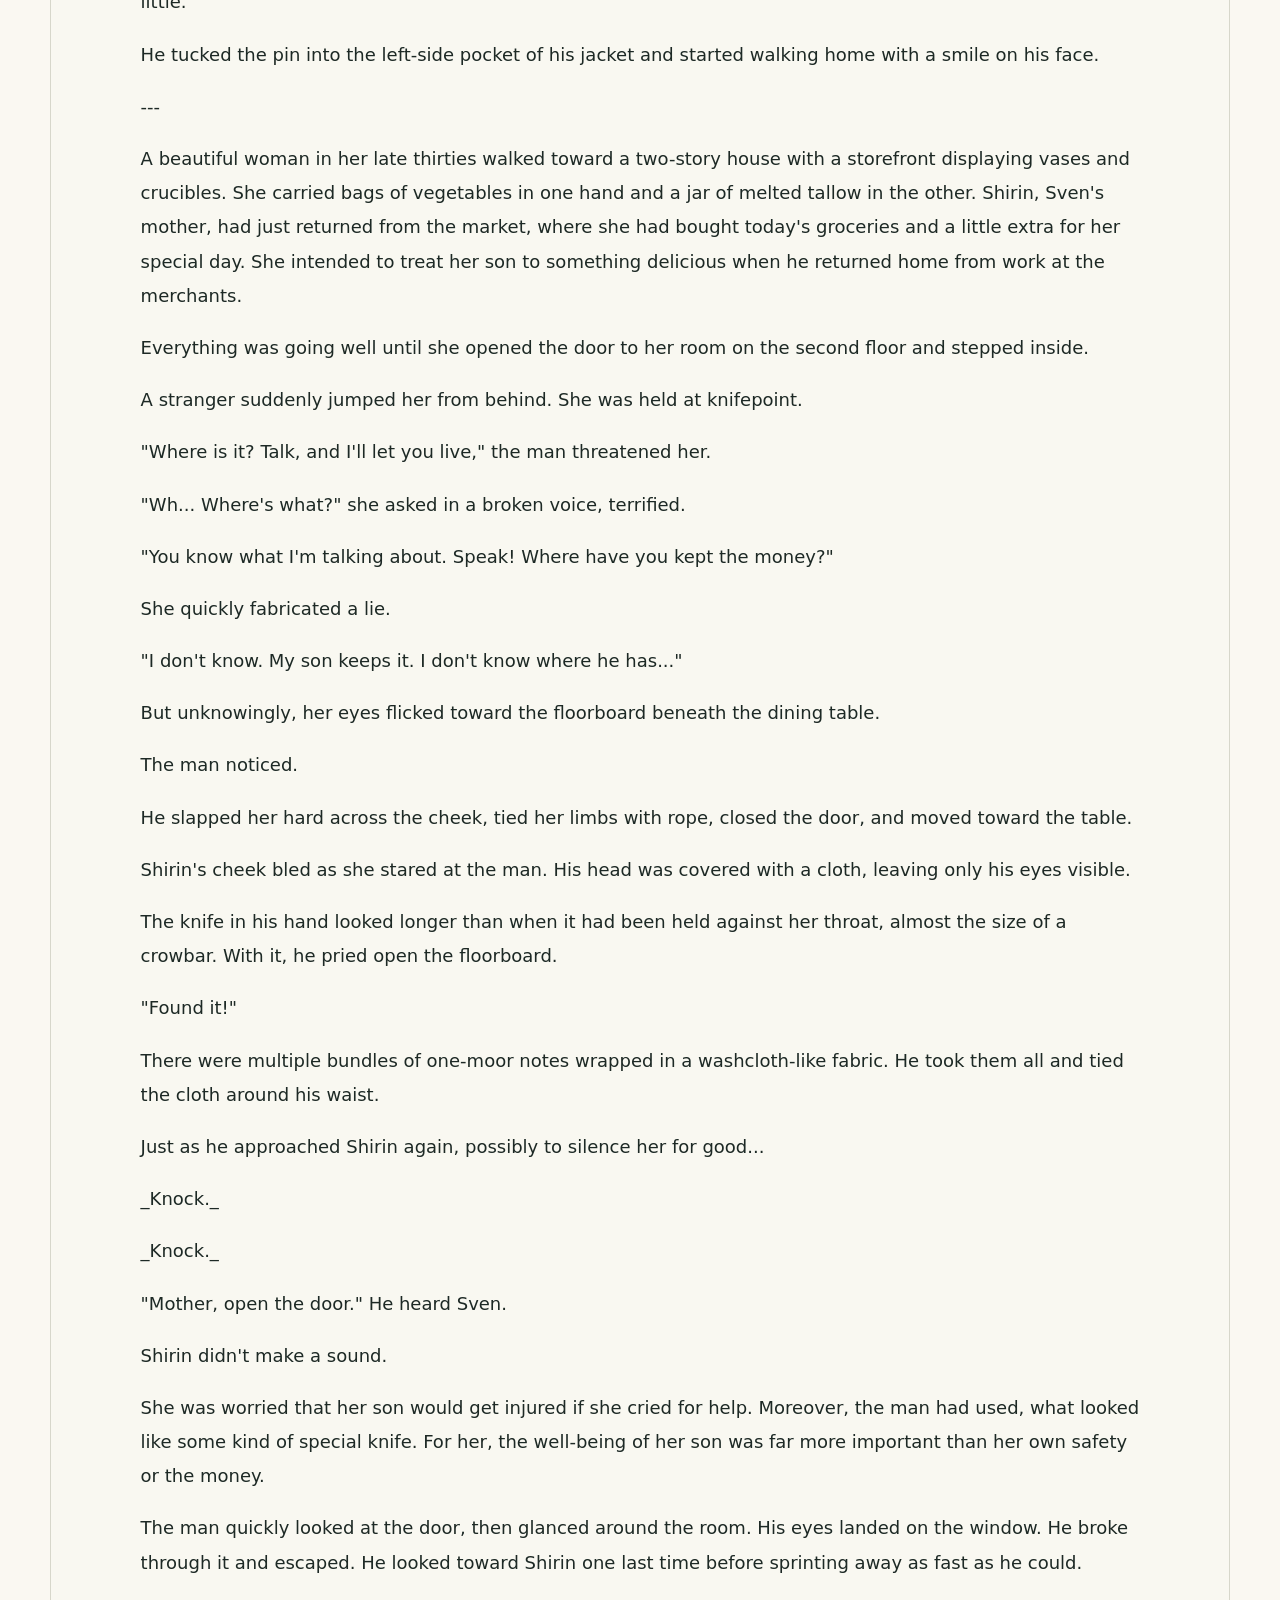
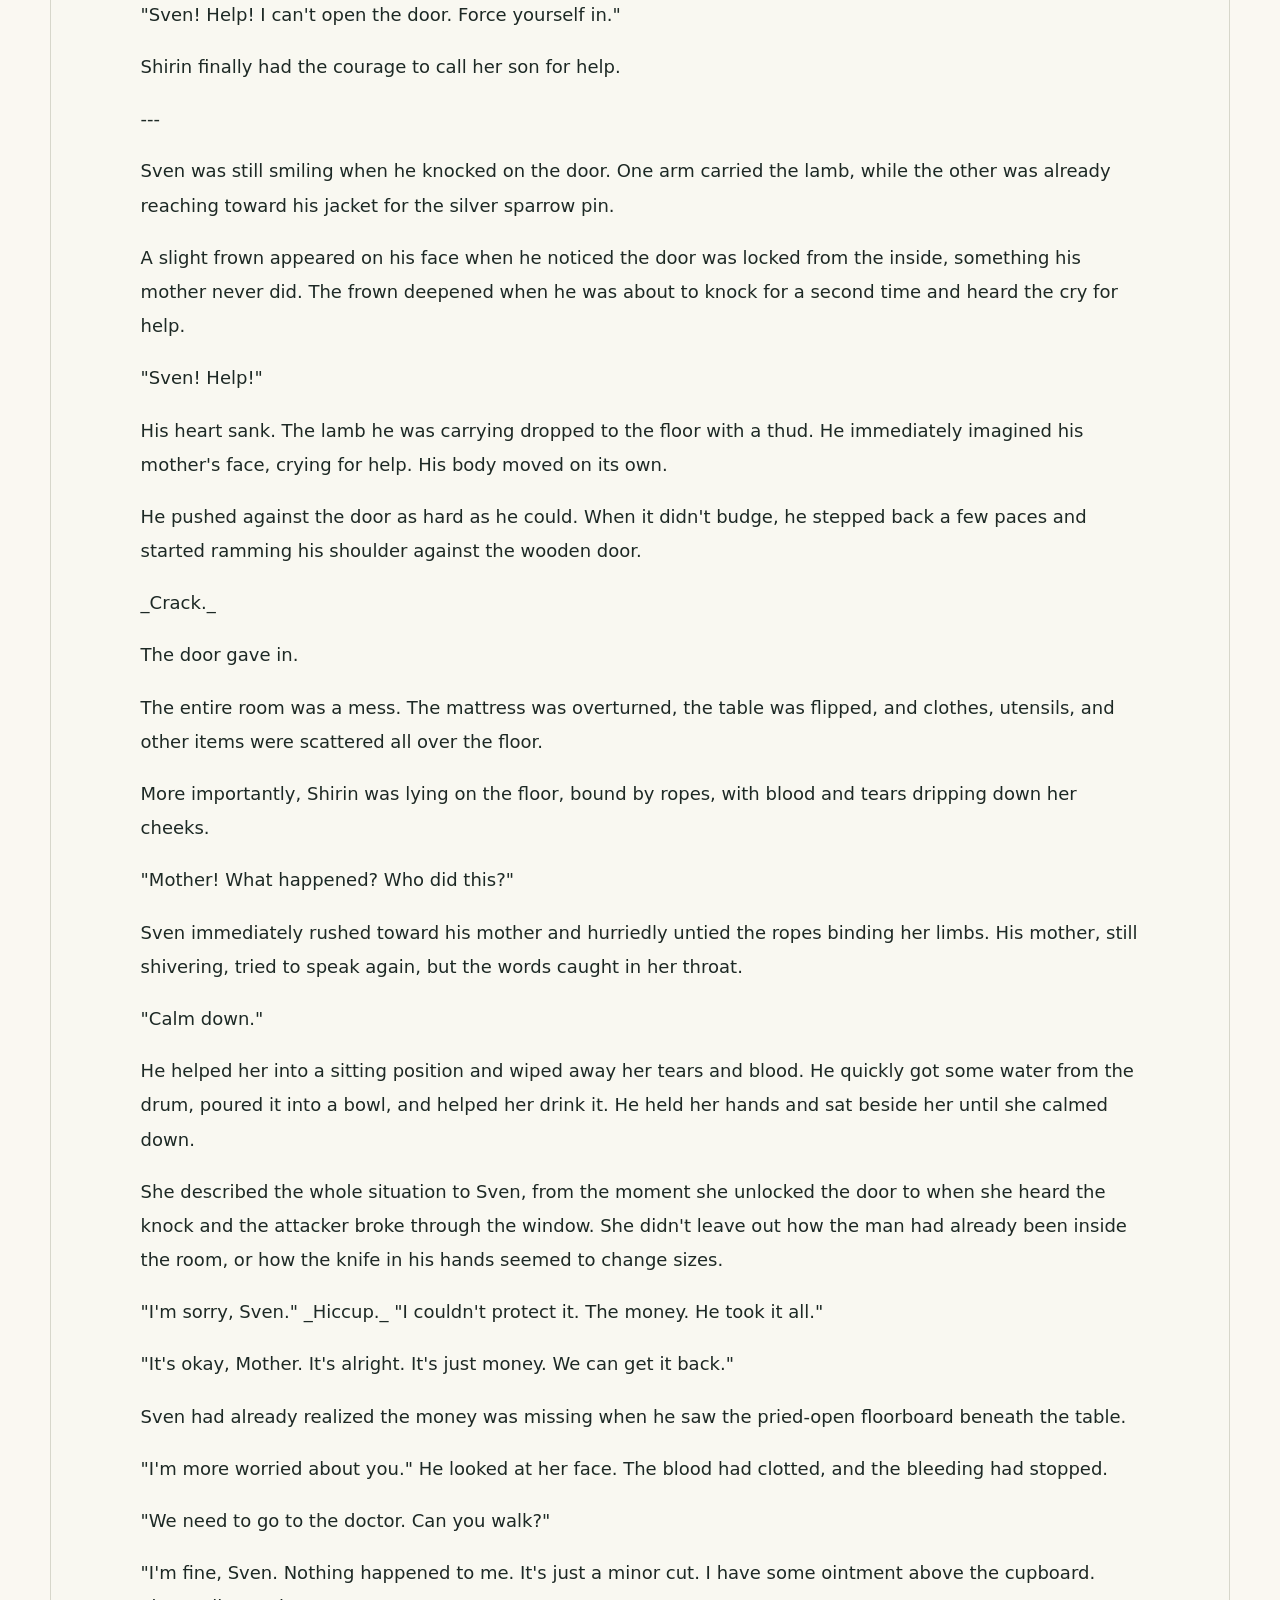
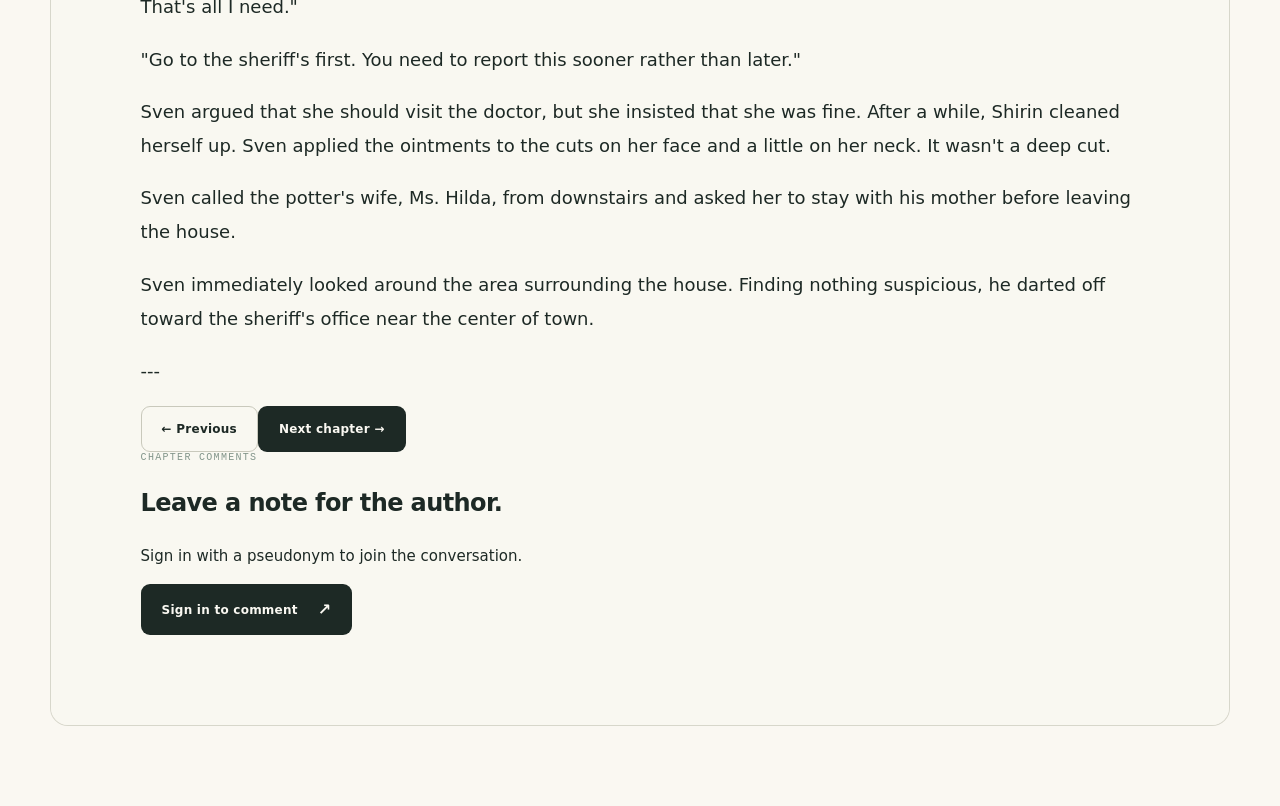
<file: read.html>
<!doctype html><html lang="en"><head><meta charset="UTF-8"><meta name="viewport" content="width=device-width,initial-scale=1"><title>Reading — Mara Ellery</title><link rel="stylesheet" href="styles.css"><link rel="stylesheet" href="pages.css"></head><body><header class="site-header"><a class="wordmark" href="index.html"><span>ME</span> Mara Ellery</a><nav class="nav-links"><a href="browse.html">Library</a><a href="index.html#about">About</a><a href="index.html#notes">Notes</a><a href="account.html">Reader account</a></nav><div class="header-actions"><button class="icon-button" data-theme>◐</button><a class="text-button" href="account.html">Reader account ↗</a></div></header><main class="reading-shell"><aside class="toc-panel"><a class="back-link" href="browse.html">← Library</a><p class="eyebrow" id="bookType"></p><h1 id="bookTitle"></h1><p id="bookSynopsis" class="toc-synopsis"></p><div id="warnings"></div><p class="mono-label toc-label">Chapters</p><ol id="toc"></ol></aside><article class="chapter-panel"><div class="reader-settings"><span class="mono-label" id="progressLabel"></span><div><button id="fontDown">A−</button><button id="fontUp">A+</button><button data-theme>◐</button></div></div><div id="chapterContent"></div><div class="chapter-nav"><button class="button button-outline" id="prevChapter">← Previous</button><button class="button button-dark" id="nextChapter">Next chapter →</button></div><section class="comments"><p class="eyebrow">Chapter comments</p><h2>Leave a note for the author.</h2><p id="commentHint" class="muted"></p><form id="commentForm"><textarea id="commentText" maxlength="500" placeholder="What stayed with you?" required></textarea><button class="button button-dark" type="submit">Post comment <span>↗</span></button></form><div id="commentList"></div></section></article></main><script src="data.js"></script><script src="site.js"></script><script>
const params=new URLSearchParams(location.search), bookId=params.get('book')||'low-tide'; const book=NOVELREAD.books.find(b=>b.id===bookId)||NOVELREAD.books[0]; const chapters=NOVELREAD.chapters.filter(c=>c.bookId===book.id); let chapterNumber=Number(params.get('chapter'))||NovelRead.getProgress(book.id); let current=chapters.find(c=>c.number===chapterNumber)||chapters[0]; const $=s=>document.querySelector(s); $('#bookType').textContent=book.type+' · '+book.status; $('#bookTitle').textContent=book.title; $('#bookSynopsis').textContent=book.synopsis; $('#warnings').innerHTML=book.warnings.length?`<div class="warning-box"><span>Content notes</span>${book.warnings.join(' · ')}</div>`:''; $('#toc').innerHTML=chapters.map(c=>`<li class="${c.number===current.number?'selected':''}"><a href="?book=${book.id}&chapter=${c.number}">Chapter ${String(c.number).padStart(2,'0')}<strong>${c.title}</strong></a></li>`).join(''); $('#chapterContent').innerHTML=`<p class="eyebrow">Chapter ${String(current.number).padStart(2,'0')}</p><h2>${current.title}</h2>${current.body.map((p,i)=>`<p class="${i===0?'dropcap':''}">${p}</p>`).join('')}`; $('#progressLabel').textContent=book.title+' · '+current.number+' / '+chapters.length; NovelRead.saveProgress(book.id,current.number); const identity=NovelRead.getIdentity(); $('#commentHint').textContent=identity?`Commenting as ${identity.name}.`:'Sign in with a pseudonym to join the conversation.'; if(!identity) $('#commentForm').innerHTML='<a class="button button-dark" href="account.html">Sign in to comment <span>↗</span></a>'; $('#commentList').innerHTML=NovelRead.commentsFor(current.id).map(c=>`<div class="comment"><strong>${c.author}</strong><span>${c.at}</span><p>${c.text.replace(/[&<>]/g,m=>({'&':'&amp;','<':'&lt;','>':'&gt;'}[m]))}</p></div>`).join(''); $('#commentForm').addEventListener('submit',e=>{e.preventDefault();const text=$('#commentText').value.trim();if(text){NovelRead.addComment(current.id,text);location.reload();}}); function go(n){const next=chapters.find(c=>c.number===n); if(next) location.href=`?book=${book.id}&chapter=${next.number}`; else NovelRead.toast('You reached the end of the available manuscript.');} $('#prevChapter').onclick=()=>go(current.number-1); $('#nextChapter').onclick=()=>go(current.number+1); let size=19; $('#fontUp').onclick=()=>{size=Math.min(size+2,28);$('.chapter-panel').style.setProperty('--reader-size',size+'px')}; $('#fontDown').onclick=()=>{size=Math.max(size-2,15);$('.chapter-panel').style.setProperty('--reader-size',size+'px')};
</script></body></html>
</file>
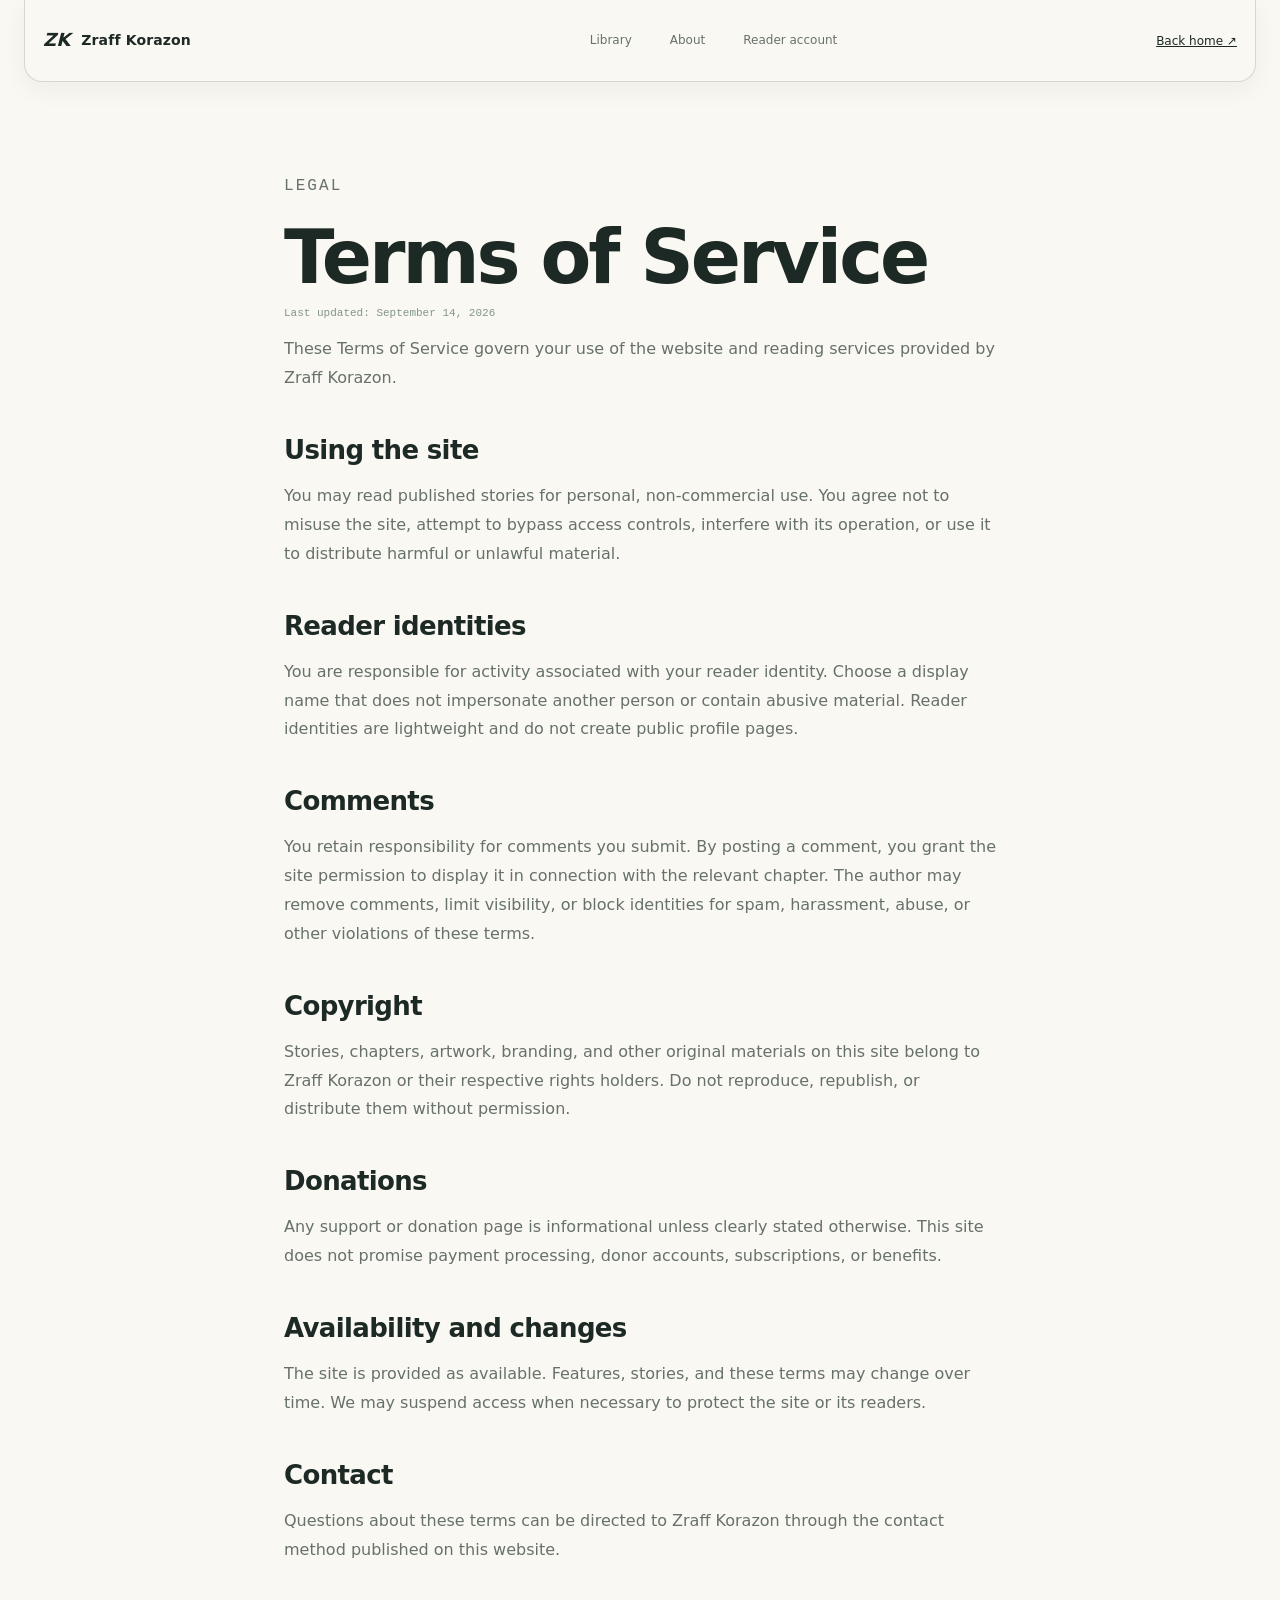
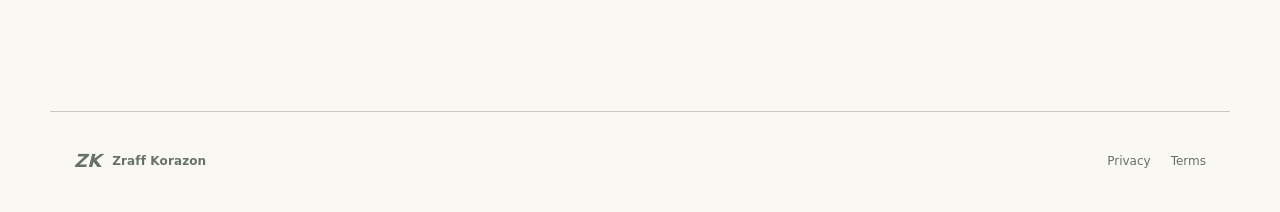
<file: terms.html>
<!doctype html>
<html lang="en">
<head><meta charset="UTF-8"><meta name="viewport" content="width=device-width,initial-scale=1"><title>Terms of Service — Zraff Korazon</title><link rel="stylesheet" href="styles.css"><link rel="stylesheet" href="pages.css"></head>
<body><header class="site-header"><a class="wordmark" href="index.html"><span>ZK</span> Zraff Korazon</a><nav class="nav-links"><a href="browse.html">Library</a><a href="index.html#about">About</a><a href="account.html">Reader account</a></nav><div class="header-actions"><a class="text-button" href="index.html">Back home ↗</a></div></header><main class="legal-wrap"><p class="eyebrow">Legal</p><h1>Terms of Service</h1><p class="legal-updated">Last updated: September 14, 2026</p><p>These Terms of Service govern your use of the website and reading services provided by Zraff Korazon.</p><h2>Using the site</h2><p>You may read published stories for personal, non-commercial use. You agree not to misuse the site, attempt to bypass access controls, interfere with its operation, or use it to distribute harmful or unlawful material.</p><h2>Reader identities</h2><p>You are responsible for activity associated with your reader identity. Choose a display name that does not impersonate another person or contain abusive material. Reader identities are lightweight and do not create public profile pages.</p><h2>Comments</h2><p>You retain responsibility for comments you submit. By posting a comment, you grant the site permission to display it in connection with the relevant chapter. The author may remove comments, limit visibility, or block identities for spam, harassment, abuse, or other violations of these terms.</p><h2>Copyright</h2><p>Stories, chapters, artwork, branding, and other original materials on this site belong to Zraff Korazon or their respective rights holders. Do not reproduce, republish, or distribute them without permission.</p><h2>Donations</h2><p>Any support or donation page is informational unless clearly stated otherwise. This site does not promise payment processing, donor accounts, subscriptions, or benefits.</p><h2>Availability and changes</h2><p>The site is provided as available. Features, stories, and these terms may change over time. We may suspend access when necessary to protect the site or its readers.</p><h2>Contact</h2><p>Questions about these terms can be directed to Zraff Korazon through the contact method published on this website.</p></main><footer class="site-footer section-wrap"><a class="wordmark" href="index.html"><span>ZK</span> Zraff Korazon</a><div><a href="privacy.html">Privacy</a><a href="terms.html">Terms</a></div></footer></body></html>
</file>
<file: styles.css>
:root{--ink:#1d2925;--muted:#66716a;--cream:#f1eee6;--paper:#faf8f2;--line:#c9c9bc;--sage:#82958a;--night:#13231f;--coral:#cc765d;--display:'Playfair Display',serif;--sans:'Plus Jakarta Sans',sans-serif;--mono:'DM Mono',monospace}*{box-sizing:border-box}html{scroll-behavior:smooth}body{margin:0;background:var(--paper);color:var(--ink);font-family:var(--sans);font-size:15px;line-height:1.6}.grain{position:fixed;inset:0;pointer-events:none;opacity:.04;background-image:url("data:image/svg+xml,%3Csvg viewBox='0 0 180 180' xmlns='http://www.w3.org/2000/svg'%3E%3Cfilter id='n'%3E%3CfeTurbulence type='fractalNoise' baseFrequency='.8' numOctaves='4' stitchTiles='stitch'/%3E%3C/filter%3E%3Crect width='100%25' height='100%25' filter='url(%23n)' opacity='.3'/%3E%3C/svg%3E");z-index:10}.section-wrap{width:min(1180px,calc(100% - 72px));margin-inline:auto}.site-header{height:82px;display:flex;align-items:center;justify-content:space-between;width:min(1290px,calc(100% - 72px));margin:auto;border-bottom:1px solid var(--line)}.wordmark{font-size:14px;letter-spacing:.01em;color:var(--ink);text-decoration:none;font-weight:600;display:flex;gap:11px;align-items:center}.wordmark span{font-family:var(--display);font-size:18px;font-style:italic}.nav-links{display:flex;gap:38px;margin-left:80px}.nav-links a,.site-footer a{color:var(--muted);text-decoration:none;font-size:12px}.nav-links a:hover,.site-footer a:hover,.under-link:hover{color:var(--coral)}.header-actions{display:flex;align-items:center;gap:22px}.icon-button,.reader-tools button{border:0;background:none;color:var(--ink);font-size:18px;cursor:pointer}.text-button{background:none;border:0;font:500 11px var(--sans);color:var(--ink);cursor:pointer}.text-button span{font-size:15px;margin-left:6px}.hero{min-height:620px;display:grid;grid-template-columns:1.1fr .9fr;align-items:center;position:relative;padding:70px 8% 100px}.eyebrow,.mono-label{font:500 10px var(--mono);letter-spacing:.13em;text-transform:uppercase;color:var(--sage);margin:0 0 19px}.hero h1{font:500 clamp(58px,7.6vw,100px)/.93 var(--display);letter-spacing:-.065em;margin:0 0 28px}.hero h1 em,.section-heading h2 em,.about h2 em,.support h2 em{font-weight:500;color:var(--coral)}.hero-intro{font-size:16px;line-height:1.65;max-width:350px;color:var(--muted);margin:0 0 33px}.hero-actions{display:flex;align-items:center;gap:28px}.button{display:inline-flex;align-items:center;justify-content:center;gap:20px;padding:15px 20px;font:600 11px var(--sans);letter-spacing:.02em;text-decoration:none;border:1px solid transparent;cursor:pointer;transition:.2s}.button span{font-size:16px}.button-dark{background:var(--ink);color:var(--paper)}.button-dark:hover{background:var(--coral)}.button-light{background:var(--cream);color:var(--ink)}.button-light:hover{background:#fff}.button-outline{border-color:var(--line);color:var(--ink);background:transparent}.under-link{color:var(--ink);text-decoration:none;font-size:11px;font-weight:600;border-bottom:1px solid var(--ink);padding-bottom:4px}.under-link span,.read-link span{font-size:16px;margin-left:8px}.hero-art{height:445px;width:min(370px,100%);justify-self:end;background:linear-gradient(145deg,#c9d1c5 0%,#a8bca8 45%,#596f64 100%);position:relative;overflow:hidden;box-shadow:18px 20px 0 rgba(130,149,138,.16)}.hero-art:before{content:"";position:absolute;inset:0;background:linear-gradient(120deg,transparent 40%,rgba(251,238,193,.35));transform:skew(-17deg) translateX(30%)}.moon{position:absolute;width:125px;height:125px;border-radius:50%;background:#f3e0a9;top:65px;right:57px;box-shadow:0 0 45px #f3e0a9}.window-line{position:absolute;background:rgba(30,51,41,.62)}.window-line.one{width:3px;height:100%;left:44%;top:0}.window-line.two{height:3px;width:100%;top:56%;left:0}.plant{position:absolute;width:3px;background:#273f34;bottom:-10px;transform-origin:bottom}.plant:before,.plant:after{content:"";position:absolute;width:34px;height:11px;border-radius:100% 0;background:#365442}.plant:before{right:0;transform:rotate(-28deg)}.plant:after{left:0;transform:rotate(28deg)}.plant-a{height:235px;left:28%}.plant-b{height:175px;left:54%;transform:rotate(-10deg)}.plant-c{height:265px;left:72%;transform:rotate(11deg)}.art-caption{position:absolute;left:25px;bottom:26px;color:#f8edc2;font:500 11px/1.25 var(--mono);letter-spacing:.12em}.hero-note{position:absolute;bottom:35px;left:8%;font:10px var(--mono);text-transform:uppercase;letter-spacing:.1em;color:var(--sage)}.hero-note span{color:var(--muted);margin-left:18px}.hero-note strong{font-size:20px;margin-left:35px;color:var(--ink)}.continue{border-top:1px solid var(--line);padding:33px 0 104px}.section-kicker{font:10px var(--mono);color:var(--muted);display:flex;gap:13px;align-items:center;text-transform:uppercase;letter-spacing:.1em}.rule{height:1px;width:31px;background:var(--coral)}.continue-card{display:grid;grid-template-columns:90px 1fr 56px;align-items:center;gap:20px;padding:36px 0;border-bottom:1px solid var(--line)}.continue-index{font:500 32px var(--display);color:var(--coral);line-height:1}.continue-index span{font:9px var(--mono);color:var(--muted)}.continue-main h2{font:500 31px/1.1 var(--display);margin:0 0 8px}.continue-main p:not(.mono-label){color:var(--muted);margin:0;max-width:620px;font-family:var(--display);font-style:italic}.circle-arrow{width:52px;height:52px;border-radius:50%;border:1px solid var(--ink);background:none;color:var(--ink);font-size:20px;cursor:pointer}.circle-arrow:hover{background:var(--ink);color:#fff}.section-heading{display:flex;justify-content:space-between;align-items:end;margin-bottom:42px}.section-heading h2,.about h2,.support h2{font:500 45px/1.1 var(--display);letter-spacing:-.04em;margin:0}.heading-note{max-width:260px;color:var(--muted);font-size:13px;margin:0 0 2px}.book-grid{display:grid;grid-template-columns:repeat(3,1fr);gap:28px}.book-cover{height:330px;display:flex;flex-direction:column;justify-content:space-between;padding:24px;position:relative;overflow:hidden;color:#f7f3e8;box-shadow:8px 9px 0 rgba(29,41,37,.08)}.book-cover:after{content:"";position:absolute;inset:0;background:linear-gradient(145deg,transparent 40%,rgba(20,28,24,.32));pointer-events:none}.book-cover>*{position:relative;z-index:1}.book-cover span{font:9px var(--mono);text-transform:uppercase;letter-spacing:.1em}.book-cover strong{font:500 39px/.95 var(--display);letter-spacing:-.04em}.book-cover small{font:9px var(--mono);letter-spacing:.12em}.cover-tide{background:linear-gradient(160deg,#a9bbb0,#50695b 48%,#1f403b)}.cover-tide:before{content:"";position:absolute;width:150px;height:150px;border-radius:50%;background:#f2dcb0;top:70px;right:-25px;box-shadow:0 0 40px rgba(242,220,176,.45)}.cover-orchard{background:linear-gradient(140deg,#c58e72,#753f36 55%,#3e2930)}.cover-orchard:before{content:"";position:absolute;width:230px;height:230px;border:1px solid #e7bda0;border-radius:50%;top:53px;left:62px;box-shadow:0 0 0 25px rgba(231,189,160,.1),0 0 0 50px rgba(231,189,160,.06)}.cover-moths{background:linear-gradient(160deg,#5e6571,#252e3e);color:#e6d9bb}.cover-moths:before{content:"✦  ·  ✧  ·  ✦";position:absolute;top:120px;left:30px;color:#f0d58d;font-size:22px;letter-spacing:15px}.book-meta{display:flex;justify-content:space-between;align-items:start;margin-top:23px}.book-meta h3{font:500 19px var(--display);margin:0}.book-meta p{font:10px var(--mono);color:var(--muted);margin:4px 0}.status{font:9px var(--mono);text-transform:uppercase;color:var(--coral);padding-top:4px}.status.muted{color:var(--muted)}.book-summary{font-size:12px;color:var(--muted);line-height:1.55;max-width:310px;min-height:57px}.read-link{border:0;background:none;padding:0;color:var(--ink);font:600 11px var(--sans);cursor:pointer}.read-link.disabled{color:var(--muted);cursor:default}.about{margin-top:140px;background:var(--night);color:var(--cream);padding:85px 9%;display:grid;grid-template-columns:1fr 3fr;gap:45px}.about .eyebrow{color:#b5c4b8}.about h2{font-size:42px}.about-text{color:#c4ccc3;max-width:510px;margin:27px 0}.about .under-link{color:var(--cream);border-color:var(--cream)}.about-mark{font:110px var(--display);color:var(--coral);line-height:.7}.notes{padding:125px 0}.note-grid{border-top:1px solid var(--line);display:grid;grid-template-columns:repeat(3,1fr)}.note-grid article{padding:30px 35px 20px 0;border-right:1px solid var(--line);margin-right:35px}.note-grid article:last-child{border-right:0;margin-right:0}.note-grid h3{font:500 24px/1.15 var(--display);margin:0 0 12px}.note-grid p:not(.mono-label){font-size:12px;color:var(--muted);margin-bottom:25px}.support{background:var(--coral);color:#261e1a;padding:76px 9%;display:grid;grid-template-columns:1fr 1fr;gap:80px;align-items:end}.support .eyebrow{color:#70463d}.support h2{font-size:52px}.support p{max-width:360px;margin:0 0 26px}.site-footer{border-top:1px solid var(--line);height:100px;display:flex;align-items:center;justify-content:space-between}.site-footer>p{font-size:10px;color:var(--muted)}.site-footer div{display:flex;gap:20px}.reader-dialog,.small-dialog{border:0;padding:0;background:var(--paper);color:var(--ink);box-shadow:0 20px 80px rgba(0,0,0,.25)}.reader-dialog{width:min(800px,calc(100% - 30px));height:min(720px,calc(100% - 30px))}.reader-dialog::backdrop,.small-dialog::backdrop{background:rgba(20,29,25,.58);backdrop-filter:blur(4px)}.reader-top{display:flex;align-items:center;justify-content:space-between;padding:20px 27px;border-bottom:1px solid var(--line)}.close-dialog{border:0;background:none;font-size:27px;color:var(--muted);cursor:pointer}.reader-tools{display:flex;gap:14px;align-items:center}.reader-tools button{font:11px var(--mono);color:var(--muted)}.reader-content{width:min(570px,calc(100% - 52px));margin:70px auto;font-size:17px;line-height:1.9}.reader-content h2{font:500 51px/1.05 var(--display);margin:0 0 48px}.reader-content p:not(.eyebrow){font-family:var(--display);font-size:19px}.dropcap:first-letter{font-size:65px;float:left;line-height:.8;padding:8px 8px 0 0;color:var(--coral)}.reader-next{border-top:1px solid var(--line);margin-top:56px;padding-top:22px;display:flex;align-items:center;justify-content:space-between}.reader-next>span{font:10px var(--mono);color:var(--muted)}.small-dialog{width:min(420px,calc(100% - 30px));padding:38px}.small-dialog h2{font:500 40px var(--display);margin:0 0 10px}.small-dialog p:not(.eyebrow){color:var(--muted);font-size:13px}.full-button{width:100%;margin-top:13px}.fine-print{text-align:center;font-size:10px!important;margin-top:18px}.toast{position:fixed;bottom:22px;left:50%;transform:translate(-50%,20px);opacity:0;background:var(--ink);color:var(--paper);padding:13px 20px;font:11px var(--sans);z-index:20;transition:.25s;pointer-events:none}.toast.show{opacity:1;transform:translate(-50%,0)}body.dark-reader .reader-dialog{background:#1b2925;color:#f1eee6}body.dark-reader .reader-content p{color:#d3d7cf}body.dark-reader .reader-top{border-color:#46564d}@media(max-width:760px){.section-wrap{width:calc(100% - 38px)}.site-header{width:calc(100% - 38px);height:68px}.nav-links{display:none}.header-actions{gap:11px}.text-button{font-size:10px}.hero{display:block;padding:70px 0 115px}.hero h1{font-size:66px}.hero-art{margin:60px 0 0 auto;height:340px;width:88%}.hero-note{left:0;bottom:43px}.continue{padding-bottom:75px}.continue-card{grid-template-columns:44px 1fr;gap:15px}.circle-arrow{grid-column:2;justify-self:start;margin-top:10px}.continue-main h2{font-size:25px}.section-heading{display:block}.heading-note{margin-top:20px}.book-grid,.note-grid,.support{grid-template-columns:1fr}.book-grid{gap:50px}.book-cover{height:390px}.about{margin-top:90px;padding:60px 30px;display:block}.about-mark{font-size:75px;margin-bottom:45px}.about h2,.section-heading h2{font-size:38px}.notes{padding:85px 0}.note-grid article{border-right:0;border-bottom:1px solid var(--line);margin:0;padding:28px 0}.support{padding:60px 30px;gap:40px}.support h2{font-size:45px}.site-footer{height:auto;padding:28px 0;display:grid;gap:18px}.reader-content{margin:40px auto}.reader-content h2{font-size:40px;margin-bottom:35px}.reader-content p:not(.eyebrow){font-size:17px}.reader-top .mono-label{font-size:8px;max-width:120px;margin:0}.reader-tools{gap:6px}}
/* Readability and shared page polish */
:root{--display:Inter,ui-sans-serif,system-ui,-apple-system,"Segoe UI",sans-serif;--sans:Inter,ui-sans-serif,system-ui,-apple-system,"Segoe UI",sans-serif;--mono:"Roboto Mono",ui-monospace,SFMono-Regular,Consolas,monospace}
body{font-family:var(--sans);font-size:16px;line-height:1.7}
h1,h2,h3,h4,p,a,button,input,textarea{font-family:var(--sans)}
h1,h2,h3,h4{letter-spacing:-.025em}
.hero h1,.section-heading h2,.about h2,.support h2,.continue-main h2,.book-cover strong,.book-meta h3,.note-grid h3,.reader-content h2,.small-dialog h2,.chapter-panel #chapterContent h2,.toc-panel h1,.account-wrap h1,.studio-head h1,.studio-card h2{font-family:var(--display);font-weight:700;letter-spacing:-.035em}
.hero h1,.account-wrap h1,.studio-head h1{font-size:clamp(48px,7vw,82px);line-height:1.02}
.hero-intro,.heading-note,.book-summary,.about-text,.support p,.page-intro p:not(.eyebrow),.account-lede,.toc-synopsis,.muted{font-size:15px;line-height:1.7}
.book-cover strong{font-size:34px;line-height:1.05}
.read-link,.under-link,.button,.text-button{font-family:var(--sans);font-size:12px}
.circle-arrow{text-decoration:none;display:flex;align-items:center;justify-content:center}
.small-dialog,.reader-dialog{font-family:var(--sans)}
.site-header{width:min(1240px,calc(100% - 48px));padding:0 18px;background:rgba(250,248,242,.88);border:1px solid rgba(201,201,188,.7);border-top:0;border-radius:0 0 18px 18px;box-shadow:0 8px 24px rgba(29,41,37,.05);position:relative;z-index:12}
.header-actions{gap:14px}.account-status{display:inline-flex;align-items:center;gap:7px;color:var(--ink);text-decoration:none;font:600 11px var(--sans);padding-right:12px;border-right:1px solid var(--line)}.account-avatar{width:27px;height:27px;border-radius:50%;display:inline-flex;align-items:center;justify-content:center;background:var(--coral);color:#fff;font-size:11px;font-weight:700}.account-avatar.guest{background:transparent;border:1px solid var(--line);color:var(--muted);font-size:18px}.account-avatar.signed-in{background:var(--sage)}.account-status:hover .status-label{color:var(--coral)}
.hero,.continue,.library,.notes{max-width:1180px}.hero{margin-inline:auto}.continue{margin-inline:auto}.library{margin-inline:auto}.notes{margin-inline:auto}.book-card,.note-grid article,.continue-card{transition:transform .2s ease,box-shadow .2s ease}.book-card{padding:0 0 22px}.book-card:hover{transform:translateY(-4px)}.book-cover{border-radius:14px;box-shadow:0 14px 30px rgba(29,41,37,.13)}.button{border-radius:9px}.circle-arrow{border-radius:50%}.about,.support{border-radius:18px;max-width:1180px;margin-inline:auto}.about{margin-top:100px}.support{margin-bottom:60px}.reader-dialog,.small-dialog{border-radius:18px;overflow:hidden}.reader-top{background:rgba(241,238,230,.7)}
</file>
<file: pages.css>
.studio-wrap{width:min(1180px,calc(100% - 72px));margin:0 auto;padding:85px 0 120px}.studio-head{display:flex;justify-content:space-between;align-items:end;margin-bottom:50px}.studio-head h1{font:500 66px/.95 var(--display);letter-spacing:-.06em;margin:0}.studio-grid{display:grid;grid-template-columns:2fr 1fr 1fr;gap:18px}.studio-card{background:#e9e7dc;padding:28px;min-height:190px}.studio-card.wide{grid-row:span 2}.studio-card h2{font:500 28px var(--display);margin:0 0 12px}.card-heading{display:flex;justify-content:space-between;align-items:start}.manuscript-row{display:grid;grid-template-columns:30px 1fr auto auto;gap:14px;align-items:center;border-top:1px solid var(--line);padding:18px 0}.book-dot{width:25px;height:34px;background-size:cover}.manuscript-row strong{font:500 16px var(--display);display:block}.manuscript-row small{font:10px var(--mono);color:var(--muted)}.manuscript-row button{background:none;border:0;font:11px var(--sans);cursor:pointer;color:var(--ink)}.draft-pill,.published-pill,.scheduled-pill{font:9px var(--mono);text-transform:uppercase;color:var(--coral)}.published-pill{color:#61816a}.scheduled-pill{color:#8a7654}.sparkline{height:50px;display:flex;gap:5px;align-items:end;margin:18px 0 13px}.sparkline i{display:block;width:10px;background:var(--sage)}.sparkline i:nth-child(1){height:20%}.sparkline i:nth-child(2){height:40%}.sparkline i:nth-child(3){height:32%}.sparkline i:nth-child(4){height:55%}.sparkline i:nth-child(5){height:42%}.sparkline i:nth-child(6){height:70%}.sparkline i:nth-child(7){height:52%}.sparkline i:nth-child(8){height:78%}.sparkline i:nth-child(9){height:65%}.sparkline i:nth-child(10){height:90%;background:var(--coral)}.moderation-line{border-top:1px solid var(--line);padding-top:22px;margin:27px 0 18px;display:flex;justify-content:space-between;font:10px var(--mono);color:var(--muted)}.upload-card{margin-top:18px;display:flex;justify-content:space-between;align-items:center}.upload-card h2{margin-bottom:6px}.upload-actions{display:flex;gap:10px}@media(max-width:760px){.studio-wrap{width:calc(100% - 38px);padding:65px 0}.studio-head{display:block}.studio-head .button{margin-top:25px}.studio-head h1{font-size:55px}.studio-grid{display:block}.studio-card{margin-bottom:18px}.upload-card{display:block}.upload-actions{margin-top:22px;display:flex;flex-wrap:wrap}.manuscript-row{grid-template-columns:25px 1fr auto}.manuscript-row button{grid-column:2;text-align:left}.draft-pill,.published-pill,.scheduled-pill{grid-column:3;grid-row:1}}
.page-wrap,.reading-shell,.account-wrap,.studio-wrap{font-family:var(--sans)}
.page-intro h1,.account-wrap h1,.studio-head h1{font-weight:700}
.studio-card{border:1px solid rgba(201,201,188,.7);box-shadow:0 8px 24px rgba(29,41,37,.04)}
.account-card{border:1px solid var(--line);box-shadow:0 8px 24px rgba(29,41,37,.04)}
.toc-panel,.chapter-panel{background:transparent}
.chapter-panel #chapterContent p:not(.eyebrow){font-family:var(--sans);font-size:var(--reader-size,18px);line-height:1.9}
.comments h2{font-family:var(--display);font-weight:700}
.page-intro h1 em,.account-wrap h1 em,.studio-head h1 em{font-style:normal;color:var(--coral)}
.legal-wrap{width:min(760px,calc(100% - 72px));margin:0 auto;padding:100px 0 130px}.legal-wrap h1{font:700 clamp(48px,7vw,74px)/1.05 var(--display);letter-spacing:-.04em;margin:0 0 10px}.legal-wrap h2{font:700 26px/1.2 var(--display);margin:42px 0 10px}.legal-wrap p{font-size:16px;line-height:1.8;color:var(--muted)}.legal-wrap .eyebrow{margin-bottom:18px}.legal-updated{font:11px var(--mono)!important;color:var(--sage)!important}@media(max-width:760px){.legal-wrap{width:calc(100% - 38px);padding:70px 0 90px}.legal-wrap h1{font-size:48px}.legal-wrap p{font-size:15px}}
.page-wrap,.reading-shell,.account-wrap,.studio-wrap,.legal-wrap,.auth-wrap{max-width:1180px;margin-left:auto;margin-right:auto}.page-wrap,.account-wrap,.studio-wrap,.legal-wrap,.auth-wrap{padding-left:24px;padding-right:24px}.page-wrap{padding-top:92px;padding-bottom:110px}.reading-shell{width:min(1180px,calc(100% - 48px));background:rgba(250,248,242,.62);border:1px solid rgba(201,201,188,.72);border-radius:18px;overflow:hidden;margin-top:40px;margin-bottom:80px}.toc-panel{padding:55px 40px 70px;background:rgba(241,238,230,.6)}.chapter-panel{padding:42px clamp(34px,7vw,90px) 90px;background:rgba(250,248,242,.72)}.account-wrap{width:min(980px,calc(100% - 48px));padding-top:92px;padding-bottom:110px}.account-card{border-radius:14px}.studio-wrap{width:min(1180px,calc(100% - 48px));padding-top:84px}.studio-card{border-radius:14px}.legal-wrap{padding-top:90px}.auth-wrap{width:min(980px,calc(100% - 48px));padding-top:100px;padding-bottom:120px;display:grid;grid-template-columns:1fr 1fr;gap:80px;align-items:start}.auth-wrap h1{font:700 clamp(54px,7vw,82px)/1.02 var(--display);letter-spacing:-.04em;margin:0}.auth-wrap h1 em{font-style:normal;color:var(--coral)}.auth-card{margin-top:0!important}.auth-divider{display:flex;align-items:center;gap:10px;color:var(--muted);font:11px var(--mono);margin:22px 0}.auth-divider:before,.auth-divider:after{content:"";height:1px;background:var(--line);flex:1}.error-text{color:#a74638!important}.site-footer{max-width:1180px;padding-left:24px;padding-right:24px}.site-footer div{flex-wrap:wrap}@media(max-width:760px){.site-header{width:calc(100% - 24px);padding:0 12px}.status-label{display:none}.account-status{padding-right:6px}.page-wrap,.account-wrap,.studio-wrap,.legal-wrap,.auth-wrap{width:calc(100% - 24px);padding-left:6px;padding-right:6px}.reading-shell{width:calc(100% - 24px);margin-top:20px}.toc-panel{padding:38px 22px}.chapter-panel{padding:32px 22px 70px}.auth-wrap{display:block;padding-top:70px}.auth-card{margin-top:50px!important}.site-footer{padding-left:12px;padding-right:12px}}
</file>
